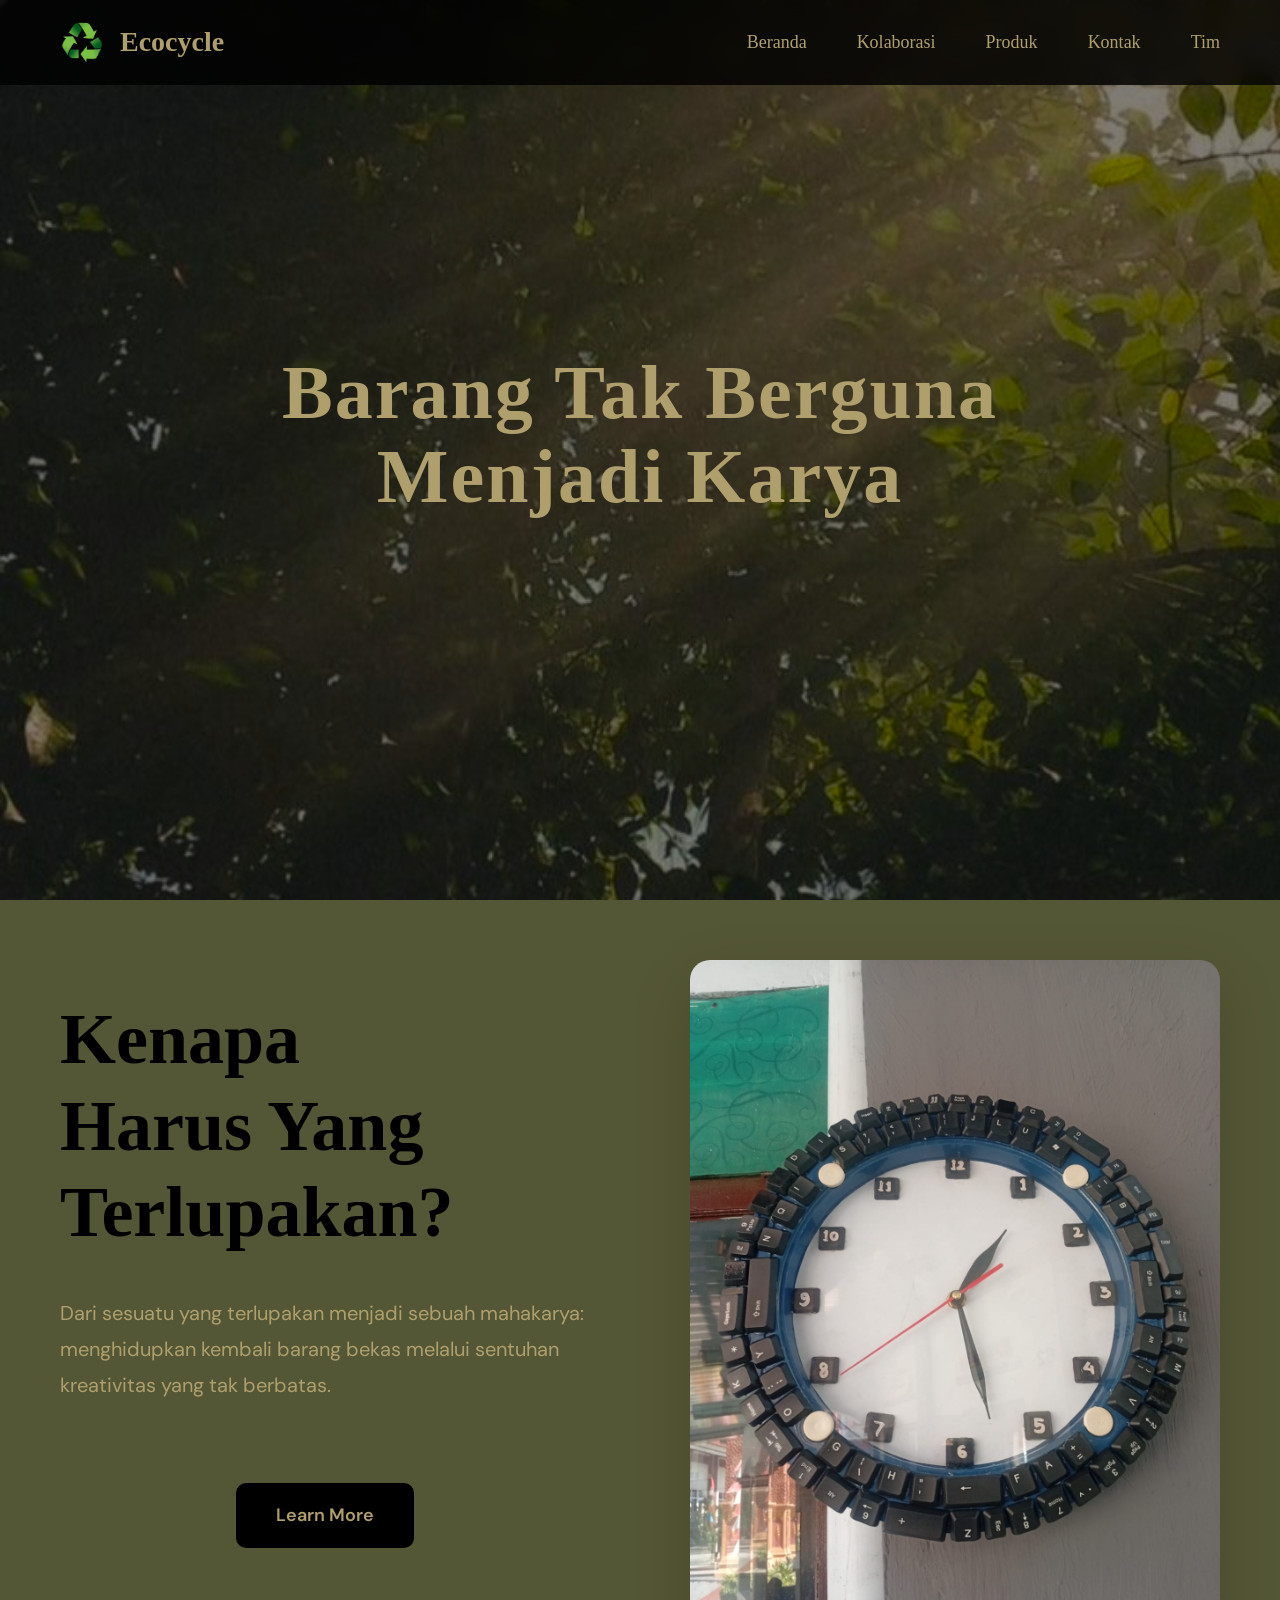
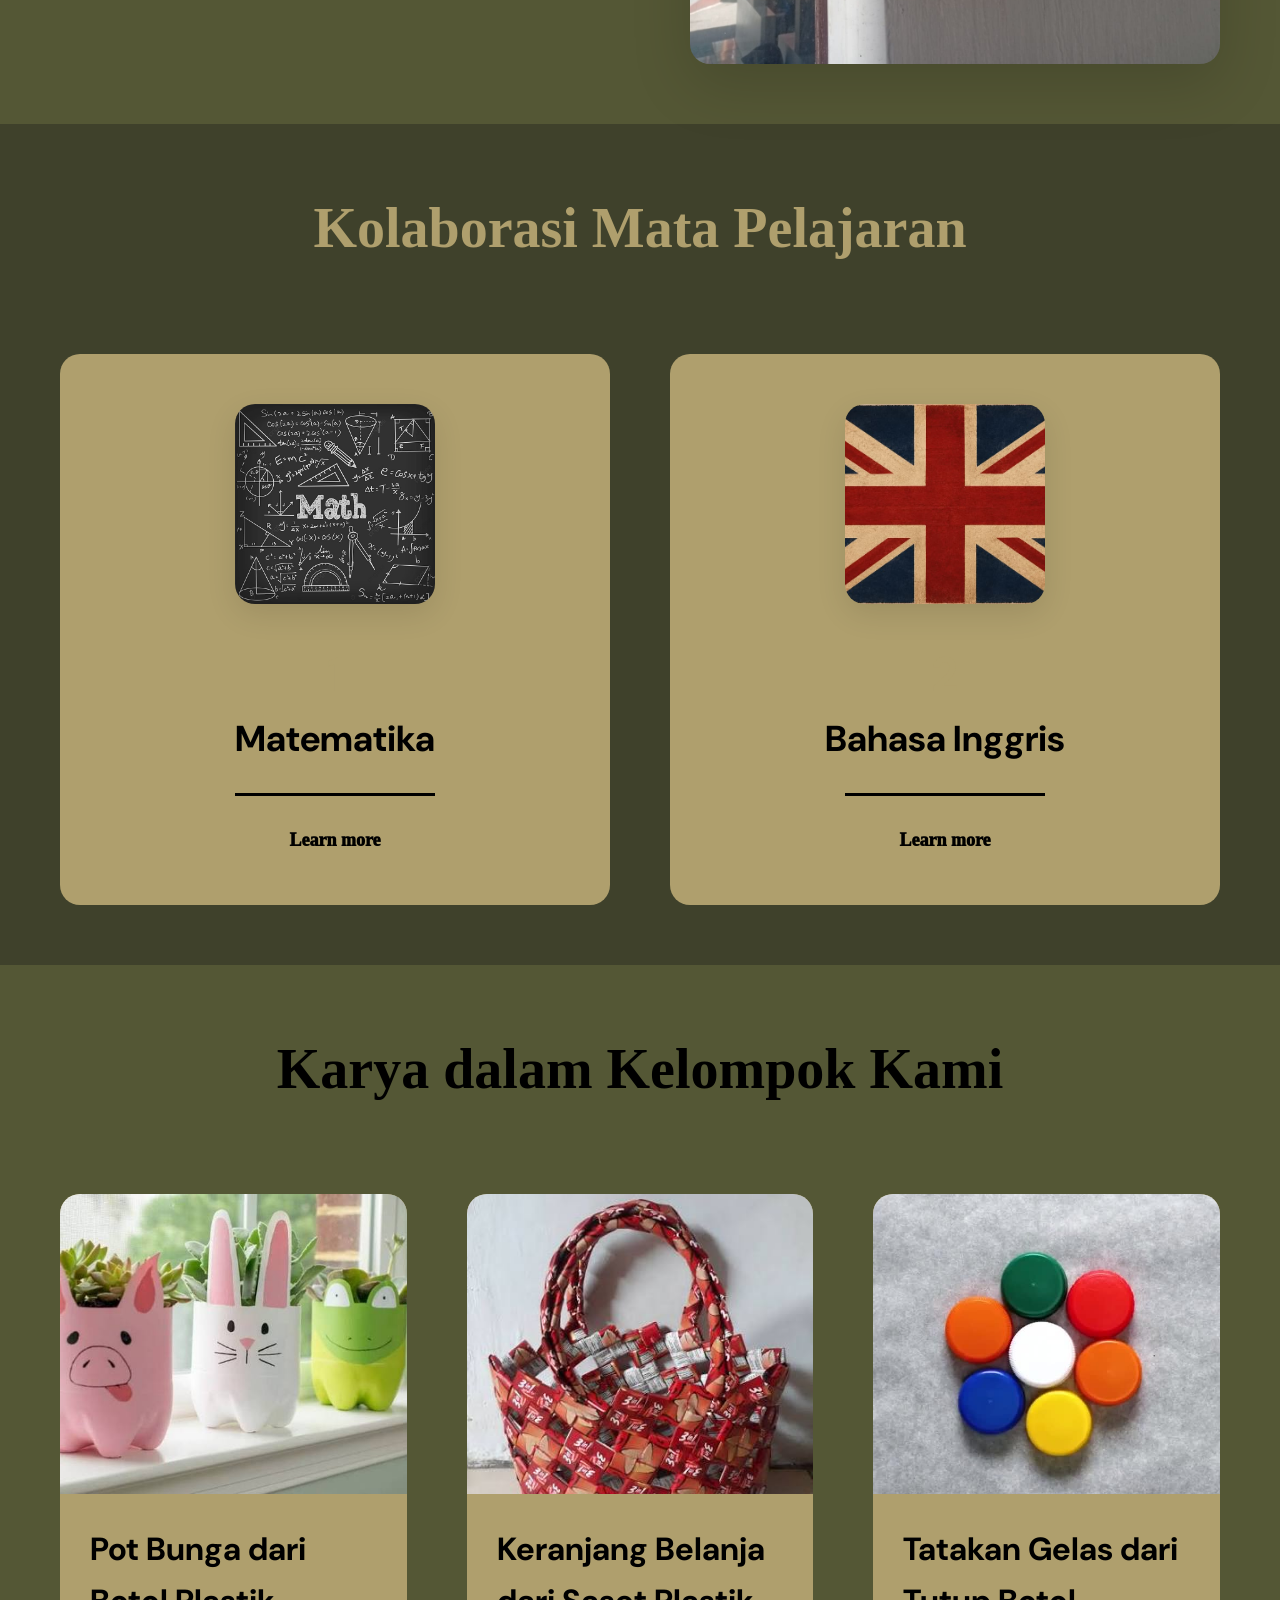
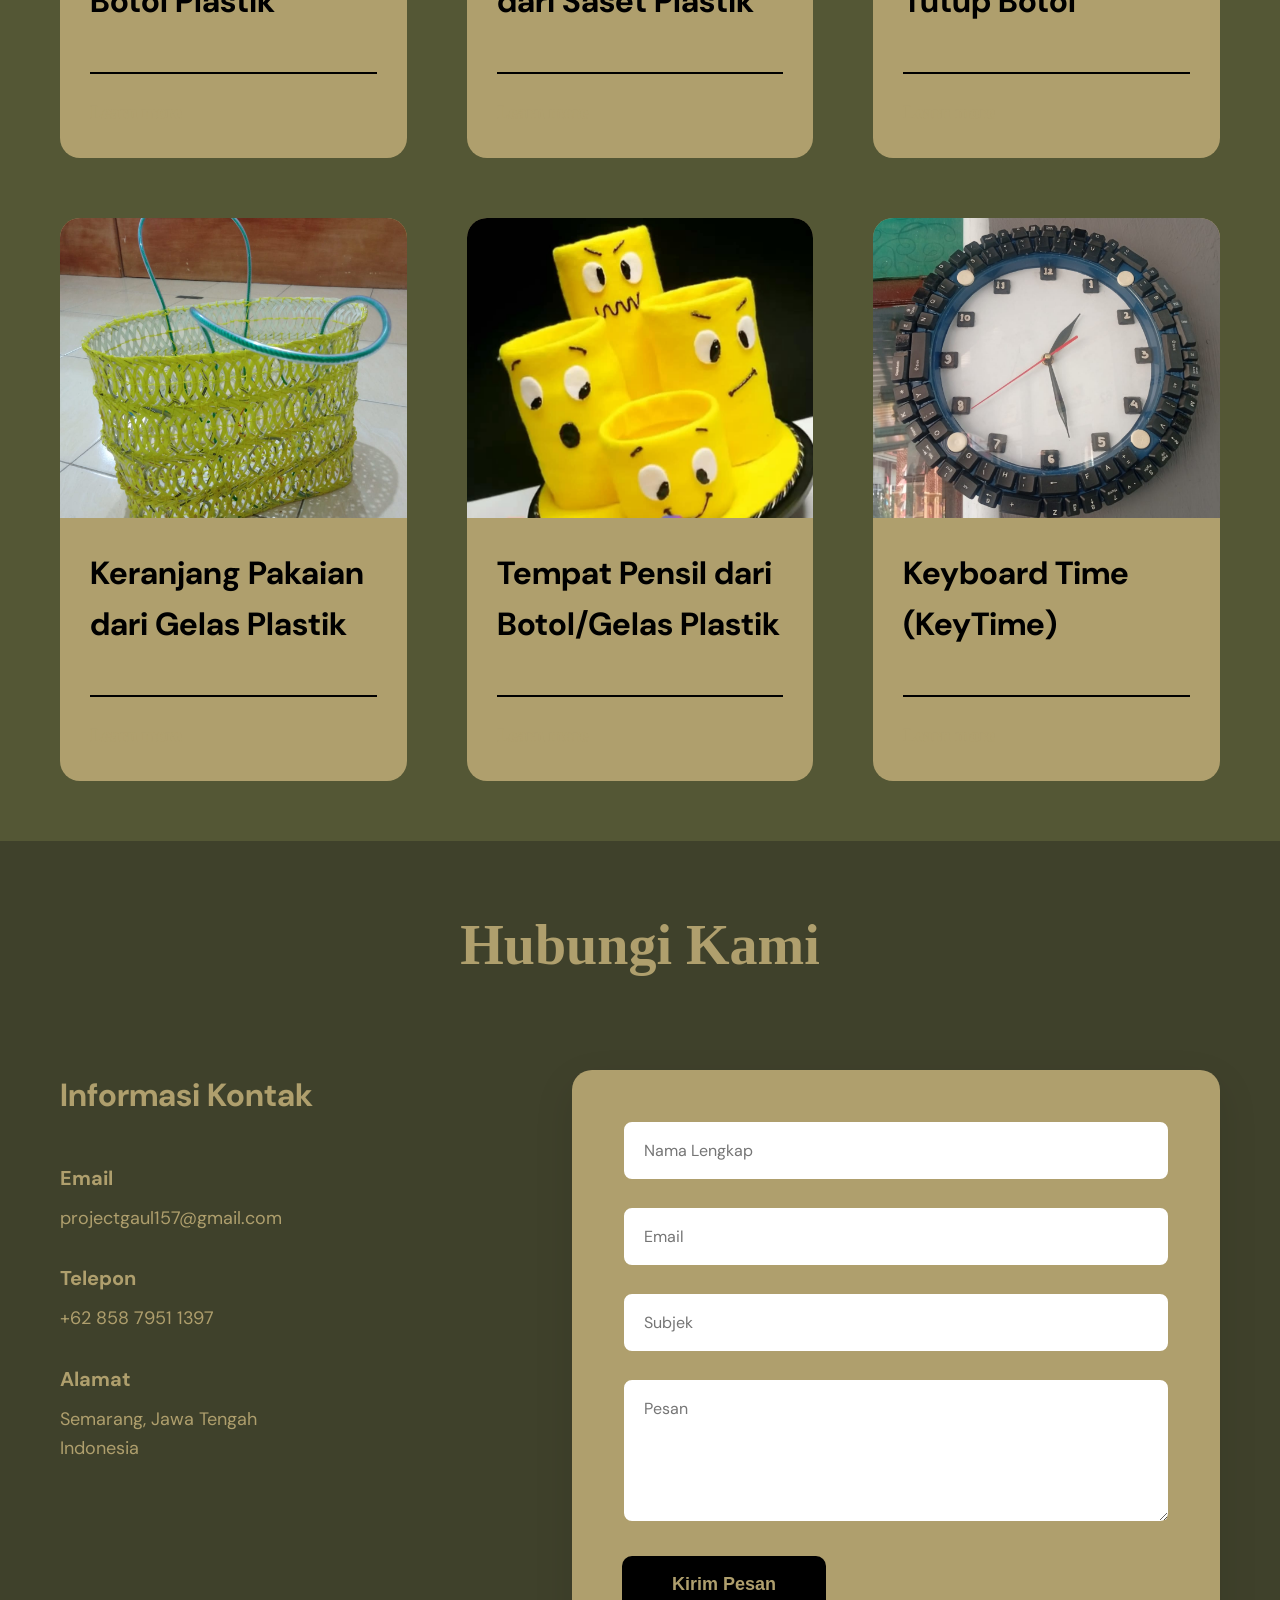
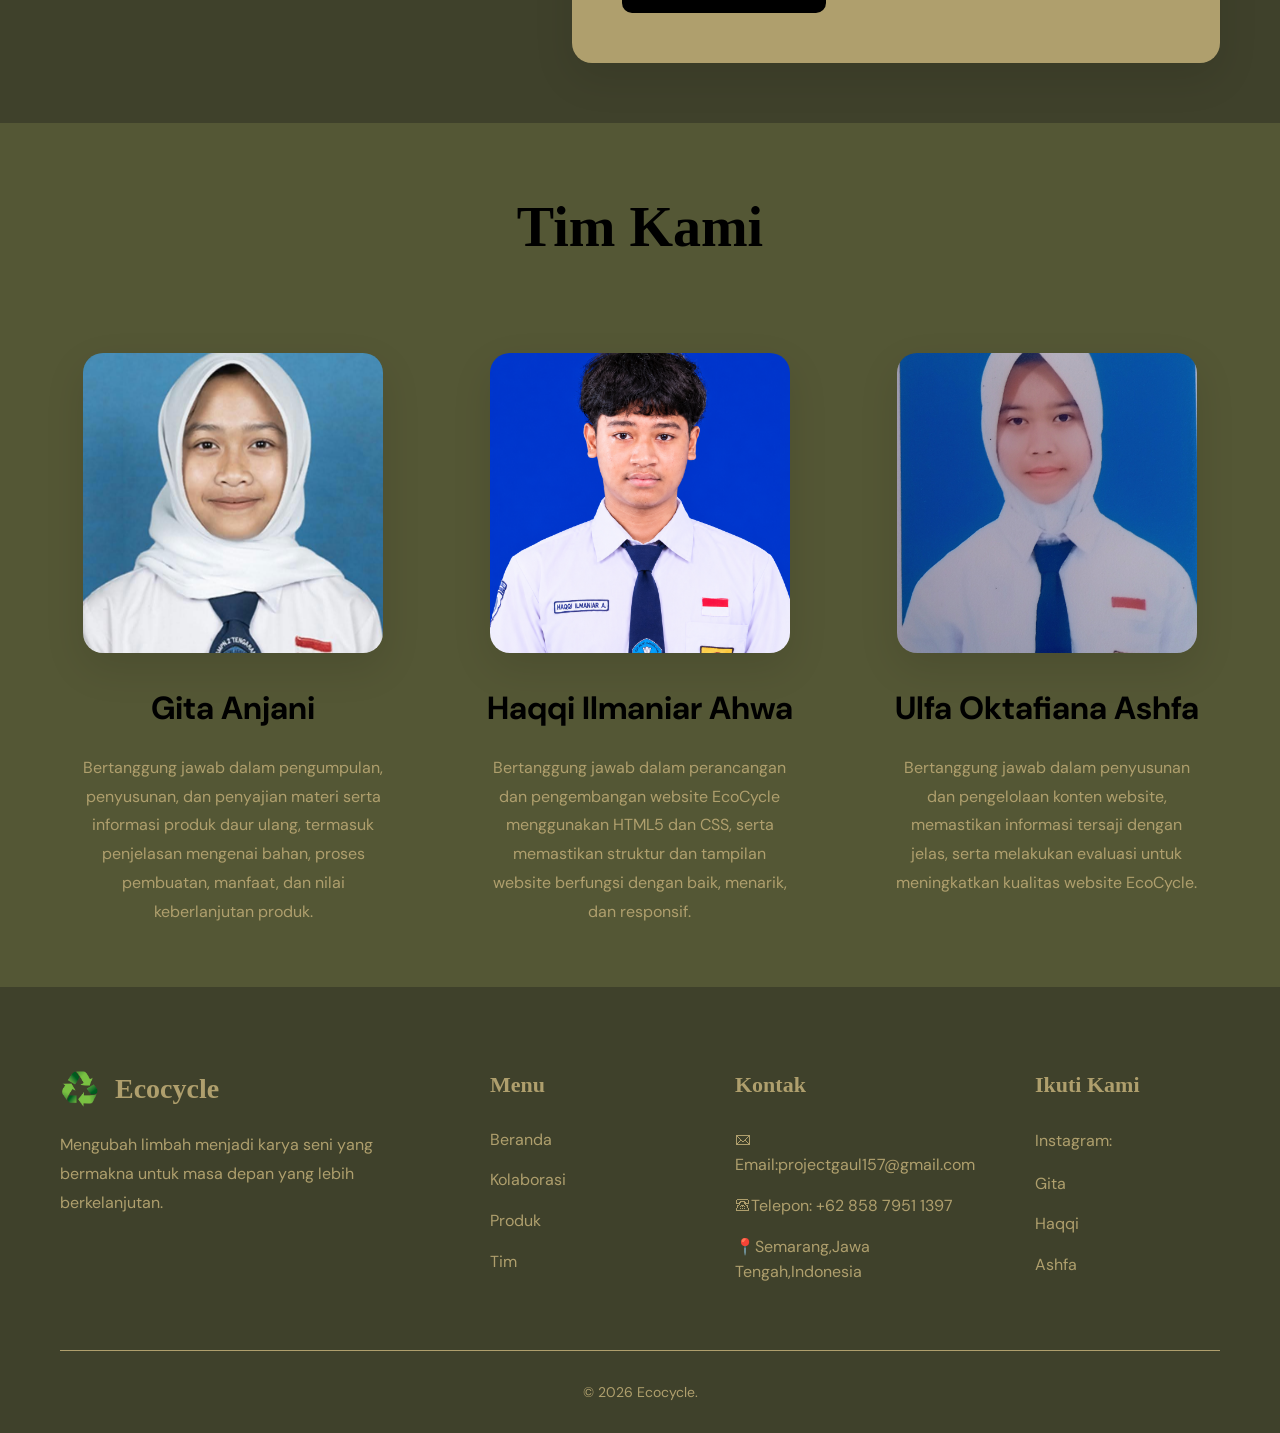
<file: index.html>
<!DOCTYPE html>
<html lang="id">

<head>
  <meta charset="UTF-8">
  <meta name="viewport" content="width=device-width, initial-scale=1.0">
  <title>Ecocycle-Barang Tak Berguna Menjadi Karya</title>
  <link rel="stylesheet" href="style.css">
</head>

<body>
  <!-- Navigation -->
  <nav class="navbar">
    <div class="nav-container">
      <div class="logo">
        <img src="logo.png" alt="Ecocycle Logo">
        <span>Ecocycle</span>
      </div>
      <ul class="nav-menu">
        <li><a href="#beranda">Beranda</a></li>
        <li><a href="#kolaborasi">Kolaborasi</a></li>
        <li><a href="#produk">Produk</a></li>
        <li><a href="#kontak">Kontak</a></li>
        <li><a href="#tim">Tim</a></li>
      </ul>
    </div>
  </nav>

  <!-- Hero Section -->
  <section class="hero" id="beranda">
    <div class="hero-content">
      <h1>Barang Tak Berguna<br>Menjadi Karya</h1>
    </div>
  </section>

  <!-- Why Section -->
  <section class="why-section">
    <div class="container">
      <div class="why-content">
        <div class="why-text">
          <h2>Kenapa<br>Harus Yang<br>Terlupakan?</h2>
          <p>Dari sesuatu yang terlupakan menjadi sebuah mahakarya: menghidupkan kembali barang bekas melalui sentuhan
            kreativitas yang tak berbatas.</p>

            <section class="back-section">
              <div class="container">
                <a href="Selengkapnya.html" class="btn-back">Learn More</a>
              </div>
            </section>
        </div>
        <div class="why-image">
          <img src="Key Time.jpeg" alt="Key Time">
        </div>
      </div>
    </div>
  </section>

  <!-- Collaboration Section -->
  <section class="collaboration-section" id="kolaborasi">
    <div class="container">
      <h2 class="section-title">Kolaborasi Mata Pelajaran</h2>
      <div class="collaboration-grid">
        <div class="collab-card">
          <div class="collab-icon">
            <img src="matematika.jpg" alt="Matematika">
          </div>
          <h3><span class="number">1</span>Matematika</h3>
          <div class="collab-underline"></div>
          <a href="matematika.html" class="learn-more">Learn more</a>
        </div>
        <div class="collab-card">
          <div class="collab-icon">
            <img src="inggris.jpg" alt="Bahasa Inggris">
          </div>
          <h3><span class="number">2</span> Bahasa Inggris<br></h3>
          <div class="collab-underline"></div>
          <a href="bahasa-inggris.html" class="learn-more">Learn more</a>
        </div>
      </div>
    </div>
  </section>

  <!-- Products Section -->
  <section class="products-section" id="produk">
    <div class="container">
      <h2 class="section-title">Karya dalam Kelompok Kami</h2>
      <div class="products-grid">
        <a href="#Pot Bunga dari Botol Plastik" class="product-card">
          <div class="product-image">
            <img src="Pot Bunga dari Botol Plastik.jpeg" alt="Pot Bunga dari Botol Plastik">
          </div>
          <h3>Pot Bunga dari Botol Plastik</h3>
          <div class="product-underline"></div>
          <p class="learn-more">Learn more</p>
        </a>
        <a href="#Keranjang Belanja dari Saset Plastik" class="product-card">
          <div class="product-image">
            <img src="Keranjang Belanja.jpeg" alt="Keranjang Belanja">
          </div>
          <h3>Keranjang Belanja dari Saset Plastik</h3>
          <div class="product-underline"></div>
          <p class="learn-more">Learn more</p>
        </a>
        <a href="#Tatakan Gelas dari Tutup Botol" class="product-card">
          <div class="product-image">
            <img src="Tatakan Gelas.jpeg" alt="Tatakan Gelas dari Tutup Botol">
          </div>
          <h3>Tatakan Gelas dari Tutup Botol</h3>
          <div class="product-underline"></div>
          <p class="learn-more">Learn more</p>
        </a>
        <a href="#Keranjang Pakaian dari Gelas Plastik" class="product-card">
          <div class="product-image">
            <img src="Keranjang Pakaian.jpeg" alt="Keranjang Pakaian dari Gelas Plastik">
          </div>
          <h3>Keranjang Pakaian dari Gelas Plastik</h3>
          <div class="product-underline"></div>
          <p class="learn-more">Learn more</p>
        </a>
        <a href="#Tempat Pensil dari Botol/Gelas Plastik" class="product-card">
          <div class="product-image">
            <img src="Tempat Pensil.jpeg" alt="Tempat Pensil dari Botol/Gelas Plastik">
          </div>
          <h3>Tempat Pensil dari Botol/Gelas Plastik</h3>
          <div class="product-underline"></div>
          <p class="learn-more">Learn more</p>
        </a>
        <a href="#Keyboard Time (KeyTime)" class="product-card">
          <div class="product-image">
            <img src="Key Time.jpeg" alt="Keyboard Time (KeyTime)">
          </div>
          <h3>Keyboard Time (KeyTime)</h3>
          <div class="product-underline"></div>
          <p class="learn-more">Learn more</p>
        </a>
      </div>
    </div>
  </section>

  <!-- Contact Section -->
  <section class="contact-section" id="kontak">
    <div class="container">
      <h2 class="section-title">Hubungi Kami</h2>
      <div class="contact-content">
        <div class="contact-info">
          <h3>Informasi Kontak</h3>
          <div class="info-item">
            <h4>Email</h4>
            <p>projectgaul157@gmail.com</p>
          </div>
          <div class="info-item">
            <h4>Telepon</h4>
            <p>+62 858 7951 1397</p>
          </div>
          <div class="info-item">
            <h4>Alamat</h4>
            <p>Semarang, Jawa Tengah<br>Indonesia</p>
          </div>
        </div>
        <div class="contact-form">
          <form>
            <div class="form-group">
              <input type="text" placeholder="Nama Lengkap" required>
            </div>
            <div class="form-group">
              <input type="email" placeholder="Email" required>
            </div>
            <div class="form-group">
              <input type="text" placeholder="Subjek">
            </div>
            <div class="form-group">
              <textarea placeholder="Pesan" rows="5" required></textarea>
            </div>
            <button type="submit" class="btn-submit">Kirim Pesan</button>
          </form>
        </div>
      </div>
    </div>
  </section>

  <!-- Team Section -->
  <section class="team-section" id="tim">
    <div class="container">
      <h2 class="section-title">Tim Kami</h2>
      <div class="team-grid">
        <div class="team-card">
          <div class="team-image">
            <img src="Gita Anjani.jpeg" alt="Gita Anjani">
          </div>
          <h3>Gita Anjani</h3>
          <p>Bertanggung jawab dalam pengumpulan, penyusunan, dan penyajian materi serta informasi produk daur ulang,
            termasuk penjelasan mengenai bahan, proses pembuatan, manfaat, dan nilai keberlanjutan produk.</p>
        </div>
        <div class="team-card">
          <div class="team-image">
            <img src="Haqqi Ilmaniar Ahwa.png" alt="Haqqi Ilmaniar Ahwa">
          </div>
          <h3>Haqqi Ilmaniar Ahwa</h3>
          <p>Bertanggung jawab dalam perancangan dan pengembangan website EcoCycle menggunakan HTML5 dan CSS, serta
            memastikan struktur dan tampilan website berfungsi dengan baik, menarik, dan responsif.</p>
        </div>
        <div class="team-card">
          <div class="team-image">
            <img src="Ulfa Oktafiana Ashfa.jpeg" alt="Ulfa Oktafiana Ashfa ">
          </div>
          <h3>Ulfa Oktafiana Ashfa</h3>
          <p>Bertanggung jawab dalam penyusunan dan pengelolaan konten website, memastikan informasi tersaji dengan
            jelas, serta melakukan evaluasi untuk meningkatkan kualitas website EcoCycle.</p>
        </div>
      </div>
    </div>
  </section>

  <!-- Footer -->
  <footer class="footer">
    <div class="container">
      <div class="footer-content">
        <div class="footer-section">
          <div class="footer-logo">
            <img src="logo.png" alt="Ecocycle Logo">
            <span>Ecocycle</span>
          </div>
          <p>Mengubah limbah menjadi karya seni yang bermakna untuk masa depan yang lebih berkelanjutan.</p>
        </div>
        <div class="footer-section">
          <h4>Menu</h4>
          <ul>
            <li><a href="#beranda">Beranda</a></li>
            <li><a href="#kolaborasi">Kolaborasi</a></li>
            <li><a href="#produk">Produk</a></li>
            <li><a href="#tim">Tim</a></li>
          </ul>
        </div>
        <div class="footer-section">
          <h4>Kontak</h4>
          <ul>
            <li>🖂Email:projectgaul157@gmail.com</li>
            <li>🕾Telepon: +62 858 7951 1397</li>
            <li>📍Semarang,Jawa Tengah,Indonesia</li>
          </ul>
        </div>
        <div class="footer-section">
          <h4>Ikuti Kami</h4>
          <div class="social-links">
            <p>Instagram:</p>
            <a href="https://www.instagram.com/geetaa4_?vrfl=ZXA2dXBjNnVsb2pp" target="_blank">Gita</a>
            <a href="https://www.instagram.com/haqqi_4?dlrf=MXNpMWIza3p4M3FkeA==" target="_blank">Haqqi</a>
            <a href="https://www.instagram.com/sfa_526?cplk=MWl5bnJ2eGc2ZzUyeg==" target="_blank">Ashfa</a>
          </div>
        </div>
      </div>
      <div class="footer-bottom">
        <p>&copy; 2026 Ecocycle.</p>
      </div>
    </div>
  </footer>
  <!-- 1.Pot Bunga dari Botol Plastik -->
  <div id="Pot Bunga dari Botol Plastik" class="modal-materi">
    <div class="materi-box">
      <a href="#produk Pot Bunga dari Botol Plastik" class="materi-close">&times;</a>
      <img src="Pot Bunga dari Botol Plastik.jpeg" alt="Pot Bunga dari Botol Plastik" width="50%">
      <h2>Pot Bunga dari Botol Plastik</h2>
      <h4>Ulasan produk</h4>
      <p>Pot tanaman estetik dari barang bekas merupakan kreasi daur ulang kreatif yang memanfaatkan potongan botol
        plastik air mineral menjadi wadah menanam yang siap pakai. Dilengkapi dengan lubang drainase di bagian bawah dan
        tali gantungan, produk ini tidak hanya berfungsi sebagai tempat tumbuh tanaman hias atau herba, tetapi juga
        menambah keindahan taman vertikal di rumah. Selain menghemat biaya pembelian pot baru, proyek ini menjadi solusi
        nyata dalam menekan jumlah sampah plastik harian.</p>

      <h4>Alat:</h4>
      <ul>
        <li>Gunting</li>
        <li>Cutter</li>
        <li>Paku</li>
        <li>Kuas</li>
      </ul>

      <h4>Bahan:</h4>
      <ul>
        <li>Botol plastik bekas</li>
        <li>Tanah</li>
        <li>Pupuk</li>
        <li>Tanaman</li>
        <li>Cat</li>
      </ul>

      <h4>Langkah-langkah</h4>
      <ol>
        <li>Siapkan botol plastik bekas, gunting, cat, dan tanah.</li>
        <li>Cuci botol plastik hingga bersih, lalu keringkan.</li>
        <li>Potong bagian atas botol sesuai ukuran yang diinginkan.</li>
        <li>Lubangi bagian bawah botol untuk saluran air.</li>
        <li>Hias pot menggunakan cat atau bahan dekorasi.</li>
        <li>Masukkan tanah dan tanaman ke dalam pot.</li>
      </ol>

      <h4>Estimasi biaya</h4>
      <p><b>Alat:</b></p>
      <ul>
        <li>Kuas: Rp2.000</li>
        <li><b>Total: Rp2.000</b></li>
      </ul>
      <p><b>Bahan:</b></p>
      <ul>
        <li>Botol plastik bekas: Rp0</li>
        <li>Tanah: Rp0</li>
        <li>Tanaman: Rp0</li>
        <li>Cat warna : Rp4.000</li>
        <li><b>Total: Rp4.000</b></li>
      </ul>
      <p><b>Harga jual dan laba:</b></p>
      <ul>
        <li>Alat: Rp2.000</li>
        <li>Bahan: Rp4.000</li>
        <li>Modal: Rp6.000</li>
        <li>Harga: Rp15.000</li>
        <li>Laba: Rp9.000</li>
      </ul>
    </div>
  </div>

  <!-- 2.Keranjang Belanja dari Saset Plastik -->
  <div id="Keranjang Belanja dari Saset Plastik" class="modal-materi">
    <div class="materi-box">
      <a href="#produk Keranjang Belanja dari Saset Plastik" class="materi-close">&times;</a>
      <img src="Keranjang Belanja.jpeg" alt="Keranjang Belanja dari Saset Plastik" width="50%">
      <h2>Keranjang Belanja dari Saset Plastik</h2>

      <h4>Ulasan produk</h4>
      <p>Keranjang belanja ramah lingkungan dari barang bekas merupakan hasil rajutan inovatif yang mengolah kembali
        tumpukan kantong kresek bekas menjadi tas belanja yang kuat dan modis. Dilengkapi dengan pegangan (handle) yang
        nyaman dan anyaman yang tebal, produk ini tidak hanya berfungsi sebagai wadah belanja pengganti kresek sekali
        pakai, tetapi juga memiliki daya tarik visual yang unik. Selain hemat dan awet, produk ini berkontribusi
        langsung dalam mengurangi polusi limbah plastik di lingkungan sekitar.</p>

      <h4>Alat:</h4>
      <ul>
        <li>Gunting</li>
        <li>Penggaris</li>
        <li>Jarum jahit</li>
      </ul>

      <h4>Bahan:</h4>

      <ul>
        <li>Saset plastik bekas</li>
        <li>Benang Nilon</li>
        <li>Karton Tebal</li>
        <li>Tali Nilon</li>
      </ul>

      <h4>Langkah-langkah:</h4>

      <ol>
        <li>Siapkan alat dan bahan seperti Sachet plastik bekas, gunting, jarum, benang nilon, penggaris, dan tali
          pegangan.</li>

        <li>Cuci sachet plastik hingga bersih, kemudian keringkan.</li>

        <li>Potong sachet sesuai ukuran yang diinginkan.</li>

        <li>Lipat plastik menjadi beberapa bagian memanjang.</li>

        <li>Anyam lipatan plastik secara bergantian hingga membentuk alas dan sisi keranjang.</li>

        <li>Jahit setiap bagian anyaman menggunakan jarum dan benang nilon agar kuat.</li>

        <li>Lipat sisi anyaman ke atas, kemudian jahit bagian sudutnya.</li>

        <li>Jahit tali nilon pada kedua sisi keranjang.</li>

        <li>Rapikan sisa plastik dan benang, lalu periksa kekuatan jahitannya.</li>
      </ol>

      <h4>Estimasi biaya</h4>
      <p><b>Alat:</b></p>
      <ul>
        <li>Gunting: Rp0</li>
        <li>Penggaris: Rp0</li>
        <li>Jarum Jahit: Rp3.000</li>
        <li><b>Total: Rp3.000</b></li>
      </ul>
      <p><b>Bahan:</b></p>
      <ul>
        <li>Saset plastik bekas: Rp0</li>
        <li>Benang Nilon: Rp3.000</li>
        <li>Karton Tebal: Rp6.000</li>
        <li>Tali Nilon: Rp5.000</li>
        <li><b>Total: Rp14.000</b></li>
      </ul>
      <p><b>Harga jual dan laba:</b></p>
      <ul>
        <li>Alat: Rp0</li>
        <li>Bahan: Rp14.000</li>
        <li>Modal: Rp17.000</li>
        <li>Harga: Rp30.000</li>
        <li>Laba: Rp13.000</li>
      </ul>
    </div>
  </div>

  <!-- 3.Tatakan Gelas dari Tutup Botol -->
  <div id="Tatakan Gelas dari Tutup Botol" class="modal-materi">
    <div class="materi-box">
      <a href="#produk Tatakan Gelas dari Tutup Botol" class="materi-close">&times;</a>
      <img src="Tatakan Gelas.jpeg" alt="Tatakan Gelas dari Tutup Botol" width="50%">
      <h2>Tatakan Gelas dari Tutup Botol</h2>

      <h4>Ulasan produk</h4>
      <p>Tatakan gelas unik dari barang bekas merupakan kreasi daur ulang yang menyusun dan merekatkan kembali puluhan
        tutup botol plastik bekas menjadi alas cangkir yang fungsional. Dilengkapi dengan lapisan pelindung anti-slip di
        bagian bawahnya, produk ini tidak hanya berfungsi melindungi permukaan meja dari suhu panas atau noda air,
        tetapi juga menghadirkan kesan dekoratif yang penuh warna (colorful). Selain hemat biaya, proyek sederhana ini
        menjadi cara efektif untuk mendaur ulang jenis plastik berukuran kecil yang sering terabaikan.</p>

      <h4>Alat:</h4>
      <ul>
        <li>Gunting</li>
        <li>Lem Tembak</li>
        <li>Penggaris</li>
      </ul>

      <h4>Bahan:</h4>
      <ul>
        <li>Tutup botol plastik bekas</li>
        <li>Lem stik</li>
        <li>Kain Flanel</li>
      </ul>

      <h4>Langkah-langkah:</h4>
      <ol>
        <li>Siapkan alat dan bahan seperti tutup botol bekas, lem tembak, gunting, dan penggaris.</li>

        <li>Cuci bersih botol bekas dengan air hingga bersih dari kotoran, lalu keringkan</li>

        <li>Atur 7–9 tutup botol membentuk lingkaran atau pola yang diinginkan.</li>

        <li>Masukkan lem stik ke alat lem tembak hingga siap digunakan.</li>

        <li>Beri lem pada bagian samping tutup botol, lalu tempelkan satu sama lain.</li>

        <li>Pastikan semua tutup botol sudah menempel dengan kuat.</li>

        <li>Rapikan sisa lem dan pastikan bentuk tatakan sudah rapi.</li>
      </ol>

      <h4>Estimasi biaya</h4>
      <p><b>Alat:</b></p>
      <ul>
        <li>Gunting: Rp0</li>
        <li>Lem Tembak: Rp0</li>
        <li>Penggaris: Rp0</li>
        <li><b>Total: Rp0</b></li>
      </ul>
      <p><b>Bahan:</b></p>
      <ul>
        <li>Tutup botol plastik bekas: Rp0</li>
        <li>Lem stik: Rp2.000</li>
        <li>Kain Flanel: Rp5.000</li>
        <li><b>Total: Rp7.000</b></li>
      </ul>
      <p><b>Harga jual dan laba:</b></p>
      <ul>
        <li>Alat: Rp0</li>
        <li>Bahan: Rp7.000</li>
        <li>Modal: Rp7.000</li>
        <li>Harga: Rp10.000</li>
        <li>Laba: Rp3.000</li>
      </ul>
    </div>
  </div>

  <!-- 4.Keranjang Pakaian dari Gelas Plastik -->
  <div id="Keranjang Pakaian dari Gelas Plastik" class="modal-materi">
    <div class="materi-box">
      <a href="#produk Keranjang Pakaian dari Gelas Plastik" class="materi-close">&times;</a>
      <img src="Keranjang Pakaian.jpeg" alt="Keranjang Pakaian dari Gelas Plastik" width="50%">
      <h2>Keranjang Pakaian dari Gelas Plastik</h2>

      <h4>Ulasan produk</h4>
      <p>Keranjang Pakaian dari Gelas Plastik merupakan salah satu produk kerajinan tangan yang dibuat dengan
        memanfaatkan limbah gelas plastik bekas menjadi barang yang memiliki nilai guna dan nilai jual. Pembuatan
        keranjang ini dilakukan dengan cara membersihkan, menyusun, dan menyatukan gelas plastik menggunakan teknik
        jahit sehingga membentuk keranjang yang dapat digunakan untuk menyimpan pakaian maupun barang lainnya.</p>

      <h4>Alat:</h4>
      <ul>
        <li>Gunting</li>
        <li>Penggaris</li>
        <li>Cutter</li>
        <li>Jarum Jahit</li>
      </ul>

      <h4>Bahan:</h4>
      <ul>
        <li>Gelas Plastik bekas</li>
        <li>Benang Nilon</li>
        <li>Karton Tebal</li>
        <li>Tali Nilon</li>
      </ul>

      <h4>Langkah-langkah:</h4>
      <ol>
        <li>Siapkan alat dan bahan seperti gelas plastik bekas, benang nilon, jarum, dan alat lainnya.</li>

        <li>Cuci gelas plastik hingga bersih, lalu keringkan.</li>

        <li>Potong bagian gelas sesuai bentuk yang dibutuhkan.</li>

        <li>Susun gelas plastik secara melingkar untuk membentuk dasar keranjang.</li>

        <li>Satukan setiap gelas menggunakan jarum dan benang nilon agar tidak mudah lepas.</li>

        <li>Susun dan jahit gelas ke bagian atas hingga membentuk dinding keranjang.</li>

        <li>Pasang karton tebal pada bagian bawah keranjang.</li>

        <li>Buat pegangan menggunakan tali nilon dan jahit pada kedua sisi keranjang.</li>

        <li>Rapikan jahitan dan periksa kekuatan keranjang.</li>
      </ol>

      <h4>Estimasi biaya</h4>
      <p><b>Alat:</b></p>
      <ul>
        <li>Gunting: Rp0</li>
        <li>Penggaris: Rp0</li>
        <li>Cutter: Rp0</li>
        <li>Jarum Jahit: Rp3.000</li>
        <li><b>Total: Rp3.000</b></li>
      </ul>
      <p><b>Bahan:</b></p>
      <ul>
        <li>Gelas Plastik bekas: Rp0</li>
        <li>Benang Nilon: Rp3.000</li>
        <li>Karton Tebal: Rp6.000</li>
        <li>Tali Nilon: Rp5.000</li>
        <li><b>Total: Rp14.000</b></li>
      </ul>
      <p><b>Harga jual dan laba:</b></p>
      <ul>
        <li>Alat: Rp3.000</li>
        <li>Bahan: Rp14.000</li>
        <li>Modal: Rp17.000</li>
        <li>Harga: Rp35.000</li>
        <li>Laba: Rp18.000</li>
      </ul>
    </div>
  </div>

  <!-- 5.Tempat Pensil dari Botol/Gelas Plastik -->
  <div id="Tempat Pensil dari Botol/Gelas Plastik" class="modal-materi">
    <div class="materi-box">
      <a href="#produk Tempat Pensil dari Botol/Gelas Plastik" class="materi-close">&times;</a>
      <img src="Tempat Pensil.jpeg" alt="Tempat Pensil dari Botol/Gelas Plastik" width="50%">
      <h2>Tempat Pensil dari Botol/Gelas Plastik</h2>

      <h4>Ulasan produk</h4>
      <p>Tempat pensil meja dari barang bekas merupakan kreasi daur ulang yang menghias kembali kaleng bekas makanan
        atau minuman menggunakan lilitan tali rami atau kain flanel. Dilengkapi dengan beberapa sekat di bagian
        dalamnya, produk ini tidak hanya berfungsi merapikan alat tulis agar meja belajar atau meja kerja tetap teratur,
        tetapi juga menambah estetika ruang kerja bergaya minimalis atau rustic. Selain bebas biaya, proyek ini menjadi
        alternatif edukatif untuk mengurangi limbah kaleng rumah tangga.</p>

      <h4>Alat:</h4>
      <ul>
        <li>Gunting</li>
        <li>Penggaris</li>
        <li>Cutter</li>
        <li>Lem Tembak</li>
      </ul>

      <h4>Bahan:</h4>
      <ul>
        <li>Botol atau gelas plastik bekas</li>
        <li>Lem stik</li>
        <li>Kain Perca atau kertas kado</li>
        <li>Pita hias</li>
      </ul>

      <h4>Langkah-langkah:</h4>
      <ol>
        <li>Siapkan alat dan bahan seperti botol atau gelas plastik bekas, gunting, cutter, penggaris, lem tembak, dan
          bahan hias.</li>

        <li>Cuci botol atau gelas plastik hingga bersih, kemudian keringkan.</li>

        <li>Gunakan penggaris untuk menentukan tinggi tempat pensil sesuai keinginan.</li>

        <li>Potong bagian atas botol atau gelas plastik sesuai ukuran yang telah ditentukan.</li>

        <li>Rapikan bagian tepi agar tidak tajam.</li>

        <li>Tempelkan kertas warna, pita, atau kain flanel menggunakan lem tembak.</li>

        <li>Periksa kembali hiasan dan pastikan semua bagian sudah menempel dengan kuat.</li>
      </ol>

      <h4>Estimasi biaya</h4>
      <p><b>Alat:</b></p>
      <ul>
        <li>Gunting: Rp0</li>
        <li>Penggaris: Rp0</li>
        <li>Cutter: Rp0</li>
        <li>Lem Tembak: Rp0</li>
        <li><b>Total: Rp0</b></li>
      </ul>
      <p><b>Bahan:</b></p>
      <ul>
        <li>Botol atau gelas plastik bekas: Rp0</li>
        <li>Lem stik: Rp2.000</li>
        <li>Kain Perca atau kertas kado: Rp5.000</li>
        <li>Pita hias: Rp3.000</li>
        <li><b>Total: Rp10.000</b></li>
      </ul>
      <p><b>Harga jual dan laba:</b></p>
      <ul>
        <li>Alat: Rp0</li>
        <li>Bahan: Rp10.000</li>
        <li>Modal: Rp10.000</li>
        <li>Harga jual: Rp15.000</li>
        <li>Laba: Rp5.000</li>
      </ul>
    </div>
  </div>

  <!-- 6.Keyboard Time (KeyTime) -->
  <div id="Keyboard Time (KeyTime)" class="modal-materi">
    <div class="materi-box">
      <a href="#produk Keyboard Time (KeyTime)" class="materi-close">&times;</a>
      <img src="Key Time.jpeg" alt="Keyboard Time (KeyTime)" width="50%">
      <h2>Keyboard Time (KeyTime)</h2>

      <h4>Ulasan produk</h4>
      <p>Jam dinding KeyTime menawarkan desain minimalis bernuansa teknologi (geeky) yang unik dan sangat cocok untuk
        dekorasi laboratorium komputer. Produk ini berfungsi secara akurat menggunakan mesin analog yang perputaran
        jarumnya telah disesuaikan agar tidak tersangkut pada ketebalan tombol keyboard. Selain fungsional, proyek ini
        bernilai tinggi karena mendaur ulang limbah keras (e-waste) lab PPLG menjadi barang estetis yang ramah
        lingkungan. Dengan modal pembuatan yang minim, jam ini memiliki peluang pasar yang besar dan kompetitif untuk
        dijual kembali. Rekomendasi harga jual yang ideal adalah Rp 45.000 hingga Rp 55.000 per unit untuk mendapatkan
        keuntungan optimal dari nilai kreativitasnya.</p>

      <h4>Alat:</h4>
      <ul>
        <li>Gunting</li>
        <li>Tang</li>
        <li>Obeng</li>
        <li>Pensil</li>
        <li>Penggaris</li>
        <li>Lem Tembak</li>
      </ul>

      <h4>Bahan:</h4>
      <ul>
        <li>Karton</li>
        <li>Spidol Putih </li>
        <li>Spidol Hitam</li>
        <li>Lem Stik</li>
        <li>Mesin Jam</li>
        <li>Keyboard</li>
        <li>Isolasi bolak-balik (Double tape)</li>
      </ul>

      <h4>Langkah-langkah:</h4>
      <ol>
        <li>Siapkan alat dan bahan seperti Jam,Keyboard,Pensil,Spidol dan lainnya.</li>

        <li>Lepaskan seluruh tombol keyboard dari wadahnya menggunakan obeng atau tang, lalu copot mesin jam yang lama.
        </li>

        <li>Potong karton menjadi bentuk lingkaran penuh menggunakan pensil, penggaris, dan gunting untuk menutupi
          bagian tengah jam</li>

        <li>Warnai seluruh tombol keyboard dengan spidol hitam, lalu setelah kering, timpa bagian huruf/angka
          menggunakan spidol putih agar kontras.</li>

        <li>Lubangi bagian tengah karton, lalu pasang mesin jam baru beserta jarum-jarumnya.</li>

        <li>Tempelkan tombol angka 1 sampai 12 di lingkaran dalam menggunakan lem bakar atau isolasi bolak-balik.</li>

        <li>Tempelkan sisa tombol karakter keyboard lainnya secara melingkar rapat di bagian pinggiran karton.</li>
      </ol>

      <h4>Estimasi biaya</h4>
      <p><b>Alat:</b></p>
      <ul>
        <li>Gunting: Rp0</li>
        <li>Tang: Rp0</li>
        <li>Obeng: Rp0</li>
        <li>Pensil: Rp0</li>
        <li>Penggaris: Rp0</li>
        <li>Lem Tembak: Rp0</li>
        <li><b>Total: Rp0</b></li>
      </ul>
      <p><b>Bahan:</b></p>
      <ul>
        <li>Karton: Rp3.000</li>
        <li>Spidol Putih: Rp18.000</li>
        <li>Spidol Hitam: Rp3.000</li>
        <li>Lem Stik: Rp2.000</li>
        <li>Mesin Jam: Rp20.000</li>
        <li>Keyboard: Rp0</li>
        <li>Isolasi bolak-balik (Double tape): Rp0</li>
        <li><b>Total: Rp46.000</b></li>
      </ul>
      <p><b>Harga jual dan laba:</b></p>
      <ul>
        <li>Alat: Rp0</li>
        <li>Bahan: Rp46.000</li>
        <li>Modal: Rp46.000</li>
        <li>Harga jual: Rp50.000</li>
        <li>Laba: Rp4.000</li>
      </ul>
    </div>
  </div>
</body>

</html>
</file>
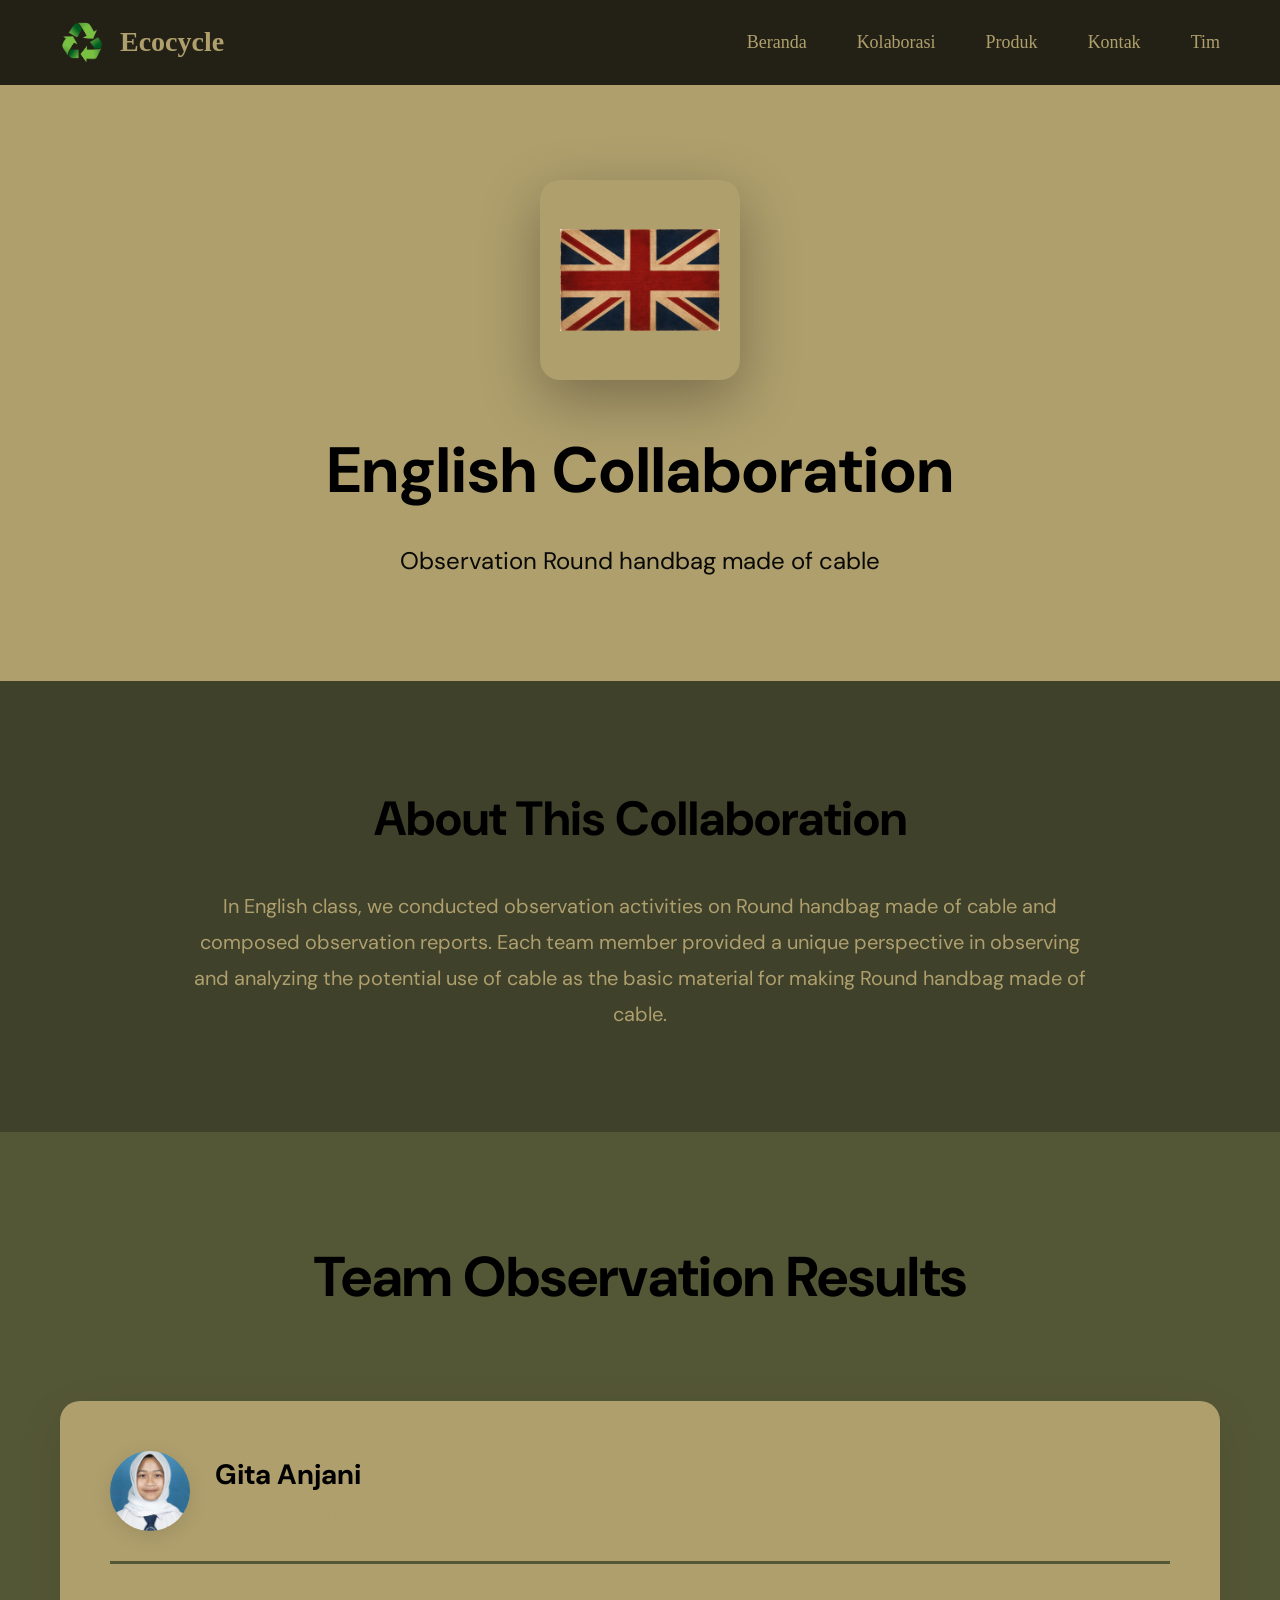
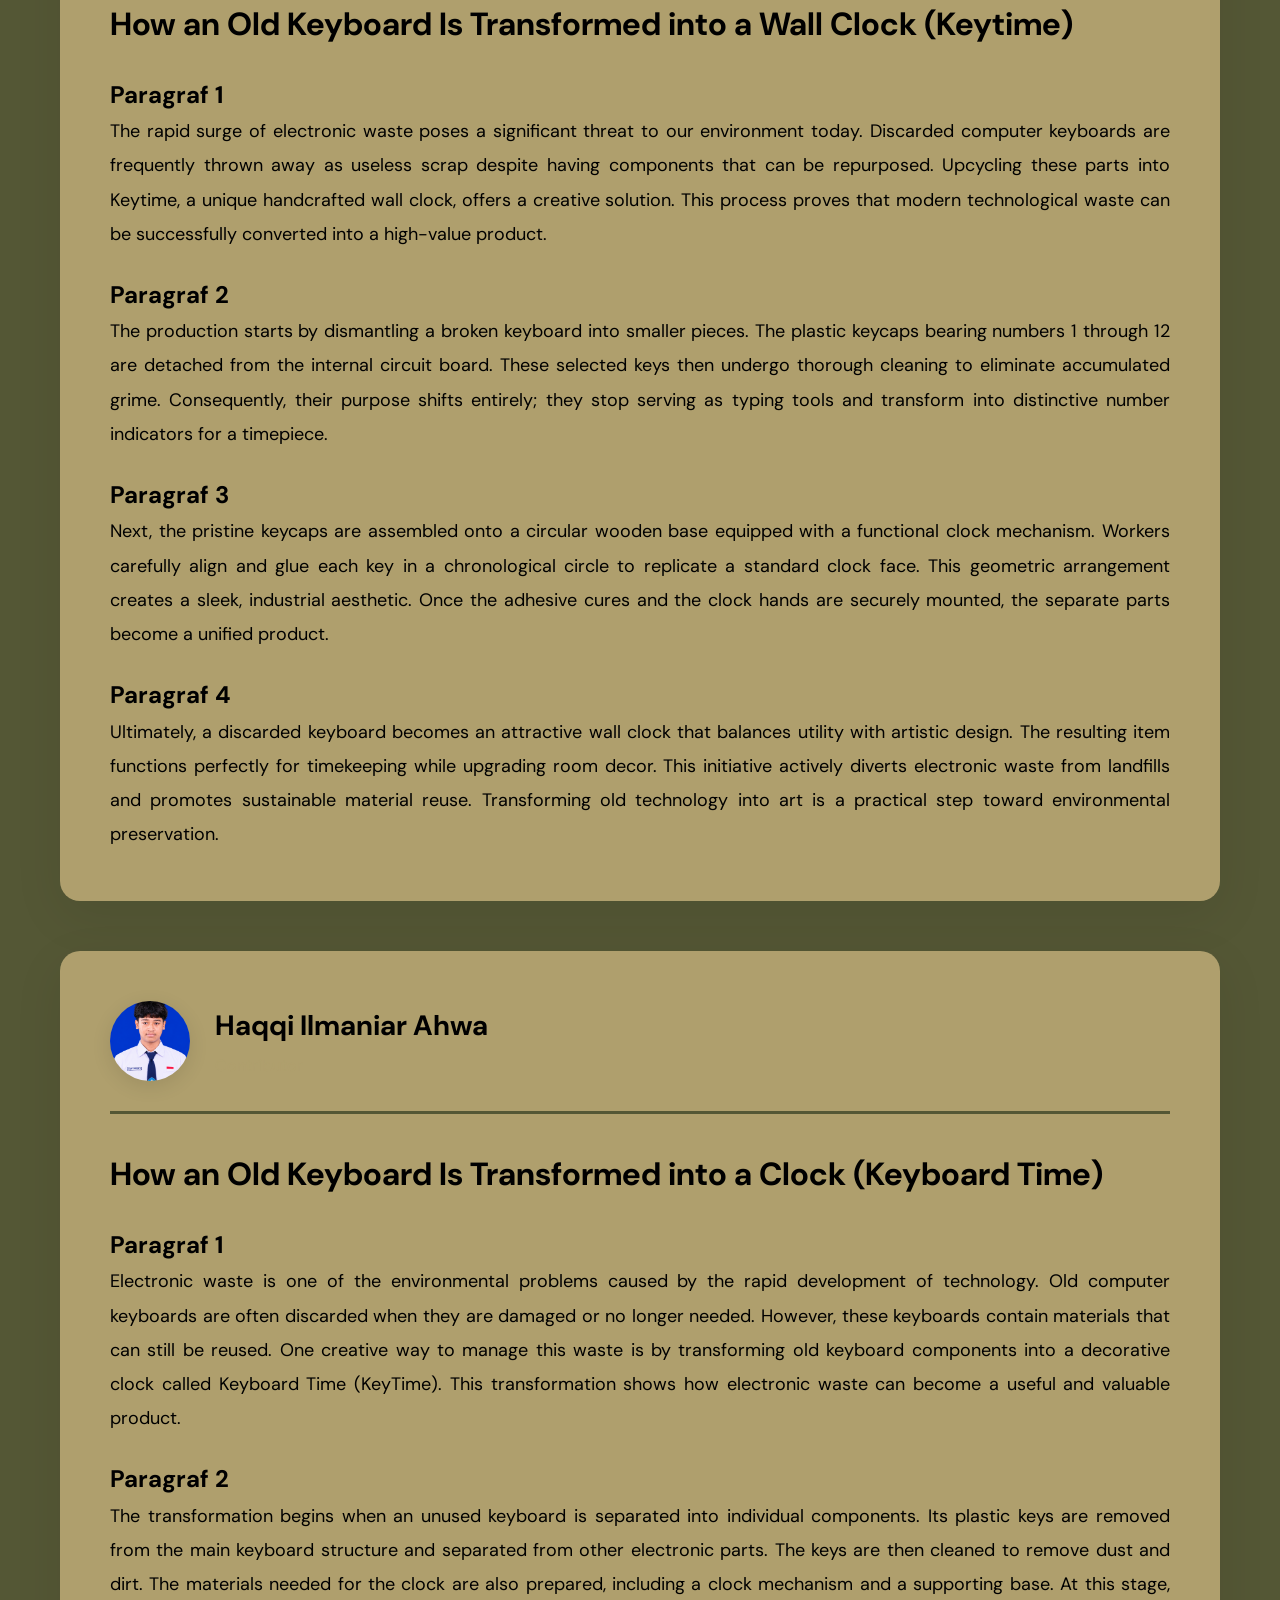
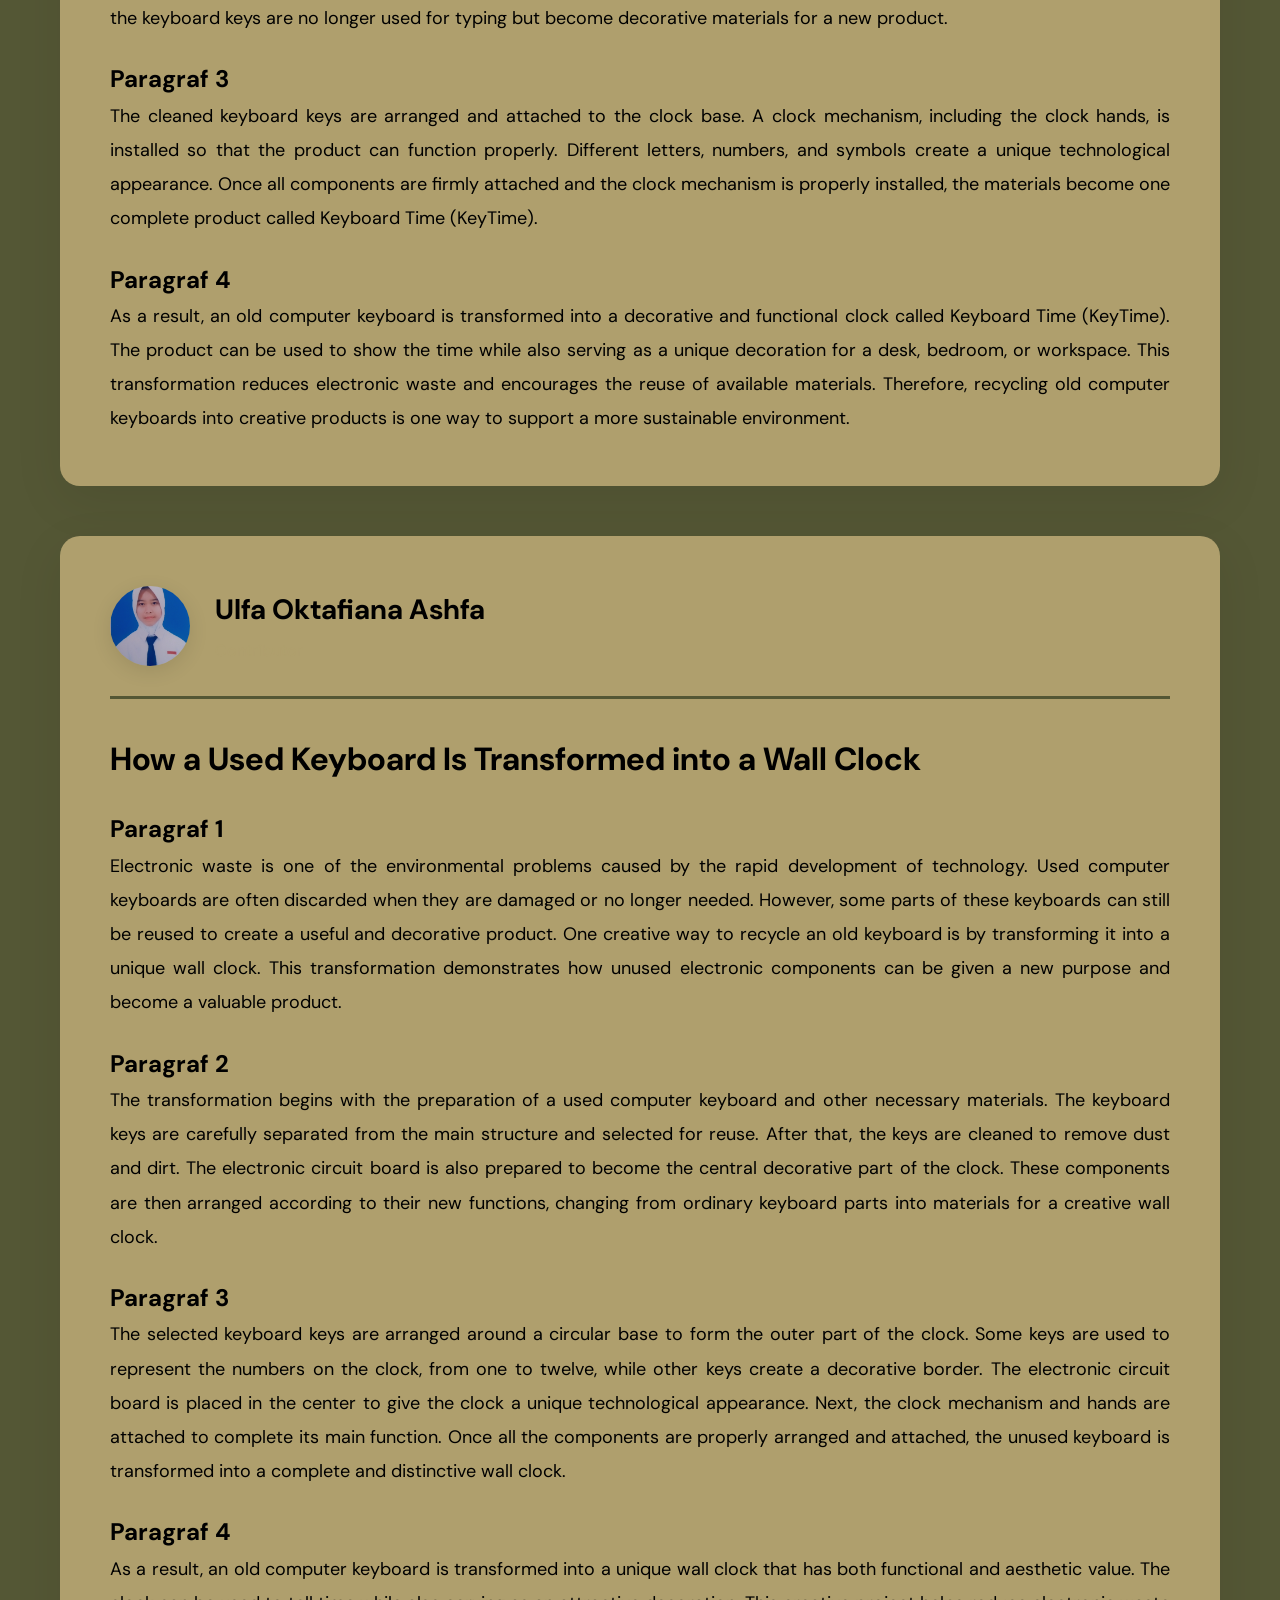
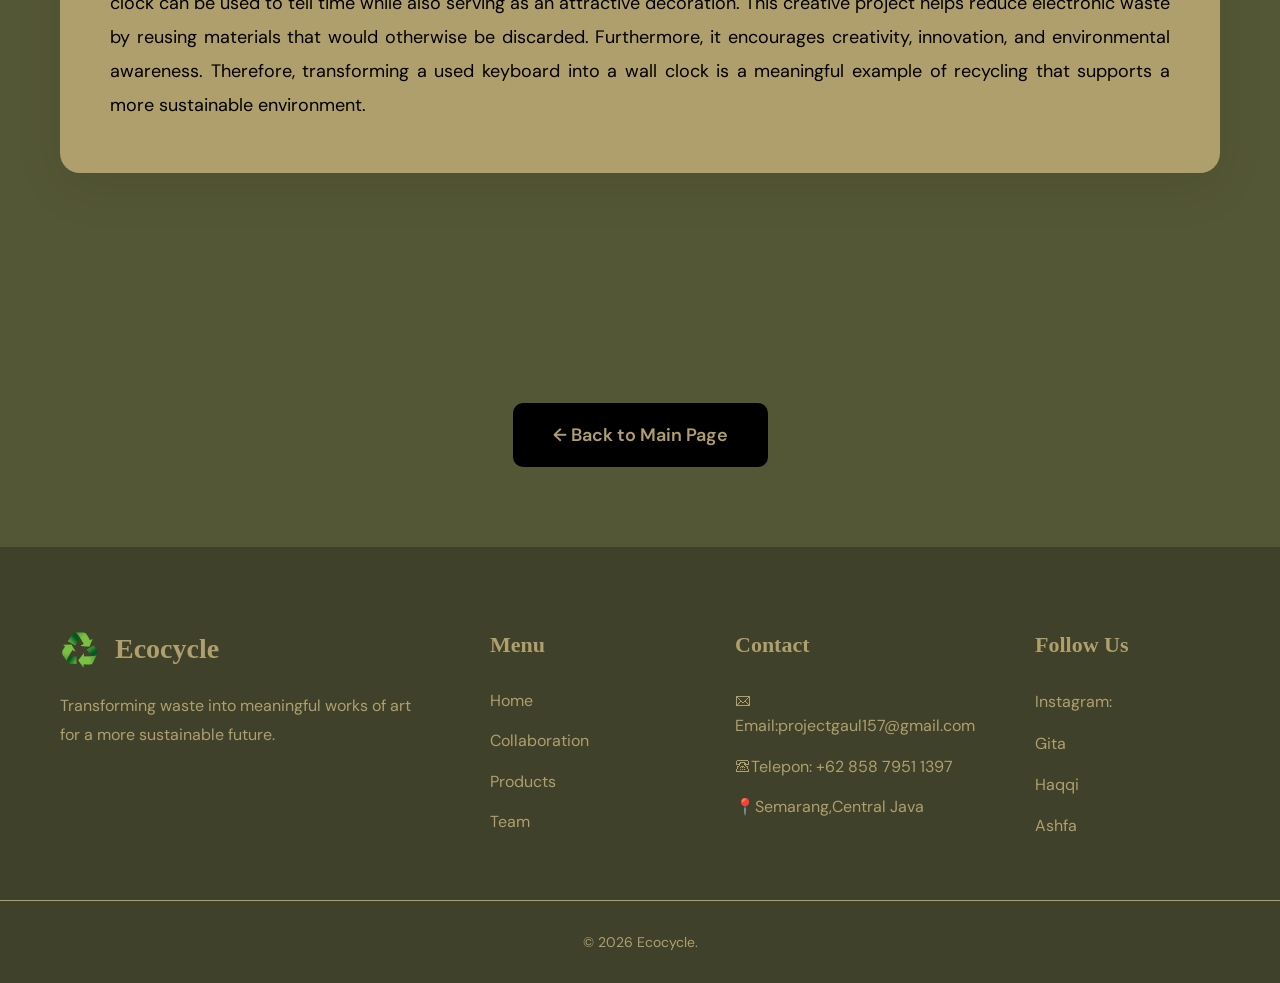
<file: bahasa-inggris.html>
<!DOCTYPE html>
<lang="id">

    <head>
        <meta charset="UTF-8">
        <meta name="viewport" content="width=device-width, initial-scale=1.0">
        <title>English Collaboration</title>
        <link rel="stylesheet" href="style.css">
        <link rel="stylesheet" href="kolabirasi.css">
    </head>

    <body>
        <!-- Navigation -->
        <nav class="navbar">
            <div class="nav-container">
                <div class="logo">
                    <img src="logo.png" alt="Ecocycle Logo">
                    <span>Ecocycle</span>
                </div>
                <ul class="nav-menu">
                    <li><a href="index.html#beranda" target="_self">Beranda</a></li>
                    <li><a href="index.html#kolaborasi" target="_self">Kolaborasi</a></li>
                    <li><a href="index.html#produk" target="_self">Produk</a></li>
                    <li><a href="index.html#kontak" target="_self">Kontak</a></li>
                    <li><a href="index.html#tim" target="_self">Tim</a></li>
                </ul>
            </div>
        </nav>


        <!-- Hero Section -->
        <section class="page-hero">
            <div class="container">
                <div class="hero-content-page">
                    <div class="icon-large">
                        <img src="inggris.jpg" alt="English Language">
                    </div>
                    <h1>English Collaboration</h1>
                    <p class="subtitle">Observation Round handbag made of cable </p>
                </div>
            </div>
        </section>

        <!-- Introduction Section -->
        <section class="intro-section">
            <div class="container">
                <div class="intro-content">
                    <h2>About This Collaboration</h2>
                    <p>In English class, we conducted observation activities on Round handbag made of cable and composed
                        observation reports. Each team member provided a unique perspective in observing and analyzing
                        the potential use of cable as the basic material for making Round handbag made of cable.</p>
                </div>
            </div>
        </section>

        <!-- Observations Section -->
        <section class="observations-section">
            <div class="container">
                <h2 class="section-title-page">Team Observation Results</h2>

                <!-- Observation 1: Gita Anjani -->
                <div class="observation-card">
                    <div class="observation-header">
                        <div class="author-info">
                            <img src="Gita Anjani.jpeg" alt="Gita Anjani">
                            <div>
                                <h3>Gita Anjani</h3>
                                <p class="role">Observer & Analyst</p>
                            </div>
                        </div>
                    </div>
                    <div class="observation-content">
                        <h4>How an Old Keyboard Is Transformed into a Wall Clock (Keytime)</h4>

                        <h2>Paragraf 1</h2>

                        <p>The rapid surge of electronic waste poses a significant threat to our environment today.
                            Discarded computer keyboards are frequently thrown away as useless scrap despite having
                            components that can be repurposed. Upcycling these parts into Keytime, a unique handcrafted
                            wall clock, offers a creative solution. This process proves that modern technological waste
                            can be successfully converted into a high-value product.</p>

                        <h2>Paragraf 2</h2>

                        <p>The production starts by dismantling a broken keyboard into smaller pieces. The plastic
                            keycaps bearing numbers 1 through 12 are detached from the internal circuit board. These
                            selected keys then undergo thorough cleaning to eliminate accumulated grime. Consequently,
                            their purpose shifts entirely; they stop serving as typing tools and transform into
                            distinctive number indicators for a timepiece.</p>

                        <h2>Paragraf 3</h2>

                        <p>Next, the pristine keycaps are assembled onto a circular wooden base equipped with a
                            functional clock mechanism. Workers carefully align and glue each key in a chronological
                            circle to replicate a standard clock face. This geometric arrangement creates a sleek,
                            industrial aesthetic. Once the adhesive cures and the clock hands are securely mounted, the
                            separate parts become a unified product.</p>

                        <h2>Paragraf 4</h2>

                        <p>Ultimately, a discarded keyboard becomes an attractive wall clock that balances utility with
                            artistic design. The resulting item functions perfectly for timekeeping while upgrading room
                            decor. This initiative actively diverts electronic waste from landfills and promotes
                            sustainable material reuse. Transforming old technology into art is a practical step toward
                            environmental preservation.</p>
                    </div>
                </div>

                <!-- Observation 2: Haqqi Ilmaniar A. -->
                <div class="observation-card">
                    <div class="observation-header">
                        <div class="author-info">
                            <img src="Haqqi Ilmaniar Ahwa.png" alt="Haqqi Ilmaniar Ahwa">
                            <div>
                                <h3>Haqqi Ilmaniar Ahwa</h3>
                                <p class="role">Contributor</p>
                            </div>
                        </div>
                    </div>
                    <div class="observation-content">
                        <h4>How an Old Keyboard Is Transformed into a Clock (Keyboard Time)</h4>

                        <h2>Paragraf 1</h2>

                        <p>Electronic waste is one of the environmental problems caused by the rapid development of
                            technology. Old computer keyboards are often discarded when they are damaged or no longer
                            needed. However, these keyboards contain materials that can still be reused. One creative
                            way to manage this waste is by transforming old keyboard components into a decorative clock
                            called Keyboard Time (KeyTime). This transformation shows how electronic waste can become a
                            useful and valuable product.</p>

                        <h2>Paragraf 2</h2>

                        <p>The transformation begins when an unused keyboard is separated into individual components.
                            Its plastic keys are removed from the main keyboard structure and separated from other
                            electronic parts. The keys are then cleaned to remove dust and dirt. The materials needed
                            for the clock are also prepared, including a clock mechanism and a supporting base. At this
                            stage, the keyboard keys are no longer used for typing but become decorative materials for a
                            new product.</p>

                        <h2>Paragraf 3</h2>

                        <p>The cleaned keyboard keys are arranged and attached to the clock base. A clock mechanism,
                            including the clock hands, is installed so that the product can function properly. Different
                            letters, numbers, and symbols create a unique technological appearance. Once all components
                            are firmly attached and the clock mechanism is properly installed, the materials become one
                            complete product called Keyboard Time (KeyTime).
                        </p>

                        <h2>Paragraf 4</h2>

                        <p>As a result, an old computer keyboard is transformed into a decorative and functional clock
                            called Keyboard Time (KeyTime). The product can be used to show the time while also serving
                            as a unique decoration for a desk, bedroom, or workspace. This transformation reduces
                            electronic waste and encourages the reuse of available materials. Therefore, recycling old
                            computer keyboards into creative products is one way to support a more sustainable
                            environment.</p>
                    </div>
                </div>

                <!-- Observation 3: Ulfa Oktafiana A. -->
                <div class="observation-card">
                    <div class="observation-header">
                        <div class="author-info">
                            <img src="Ulfa Oktafiana Ashfa.jpeg" alt="Ulfa Oktafiana Ashfa ">
                            <div>
                                <h3>Ulfa Oktafiana Ashfa </h3>
                                <p class="role">Contributor</p>
                            </div>
                        </div>
                    </div>
                    <div class="observation-content">
                        <h4>How a Used Keyboard Is Transformed into a Wall Clock</h4>

                        <h2>Paragraf 1</h2>

                        <p>Electronic waste is one of the environmental problems caused by the rapid development of
                            technology. Used computer keyboards are often discarded when they are damaged or no longer
                            needed. However, some parts of these keyboards can still be reused to create a useful and
                            decorative product. One creative way to recycle an old keyboard is by transforming it into a
                            unique wall clock. This transformation demonstrates how unused electronic components can be
                            given a new purpose and become a valuable product.</p>

                        <h2>Paragraf 2</h2>

                        <p>The transformation begins with the preparation of a used computer keyboard and other
                            necessary materials. The keyboard keys are carefully separated from the main structure and
                            selected for reuse. After that, the keys are cleaned to remove dust and dirt. The electronic
                            circuit board is also prepared to become the central decorative part of the clock. These
                            components are then arranged according to their new functions, changing from ordinary
                            keyboard parts into materials for a creative wall clock.</p>

                        <h2>Paragraf 3</h2>

                        <p>The selected keyboard keys are arranged around a circular base to form the outer part of the
                            clock. Some keys are used to represent the numbers on the clock, from one to twelve, while
                            other keys create a decorative border. The electronic circuit board is placed in the center
                            to give the clock a unique technological appearance. Next, the clock mechanism and hands are
                            attached to complete its main function. Once all the components are properly arranged and
                            attached, the unused keyboard is transformed into a complete and distinctive wall clock.</p>

                        <h2>Paragraf 4</h2>

                        <p>As a result, an old computer keyboard is transformed into a unique wall clock that has both
                            functional and aesthetic value. The clock can be used to tell time while also serving as an
                            attractive decoration. This creative project helps reduce electronic waste by reusing
                            materials that would otherwise be discarded. Furthermore, it encourages creativity,
                            innovation, and environmental awareness. Therefore, transforming a used keyboard into a wall
                            clock is a meaningful example of recycling that supports a more sustainable environment.</p>
                    </div>
                </div>
            </div>
        </section>

        <!-- Back Button -->
        <section class="back-section">
            <div class="container">
                <a href="index.html#kolaborasi" class="btn-back">← Back to Main Page</a>
            </div>
        </section>

        <!-- Footer -->
        <footer class="footer">
            <div class="container">
                <div class="footer-content">
                    <div class="footer-section">
                        <div class="footer-logo">
                            <img src="logo.png" alt="Ecocycle Logo">
                            <span>Ecocycle</span>
                        </div>
                        <p>Transforming waste into meaningful works of art for a more sustainable future.</p>
                    </div>
                    <div class="footer-section">
                        <h4>Menu</h4>
                        <ul>
                            <li><a href="index.html#beranda" target="_self">Home</a></li>
                            <li><a href="index.html#kolaborasi" target="_self">Collaboration</a></li>
                            <li><a href="index.html#produk" target="_self">Products</a></li>
                            <li><a href="index.html#tim" target="_self">Team</a></li>
                        </ul>
                    </div>
                    <div class="footer-section">
                        <h4>Contact</h4>
                        <ul>
                            <li>🖂Email:projectgaul157@gmail.com</li>
                            <li>🕾Telepon: +62 858 7951 1397</li>
                            <li>📍Semarang,Central Java</li>
                        </ul>
                    </div>
                    <div class="footer-section">
                        <h4>Follow Us</h4>
                        <div class="social-links">
                            <p>Instagram:</p>
                            <a href="https://www.instagram.com/geetaa4_?vrfl=ZXA2dXBjNnVsb2pp" target="_blank">Gita</a>
                            <a href="https://www.instagram.com/haqqi_4?dlrf=MXNpMWIza3p4M3FkeA=="
                                target="_blank">Haqqi</a>
                            <a href="https://www.instagram.com/sfa_526?cplk=MWl5bnJ2eGc2ZzUyeg=="
                                target="_blank">Ashfa</a>
                        </div>
                    </div>
                </div>
            </div>
            <div class="footer-bottom">
                <p>&copy; 2026 Ecocycle.</p>
            </div>
            </div>
        </footer>

    </body>

    </html>
</file>
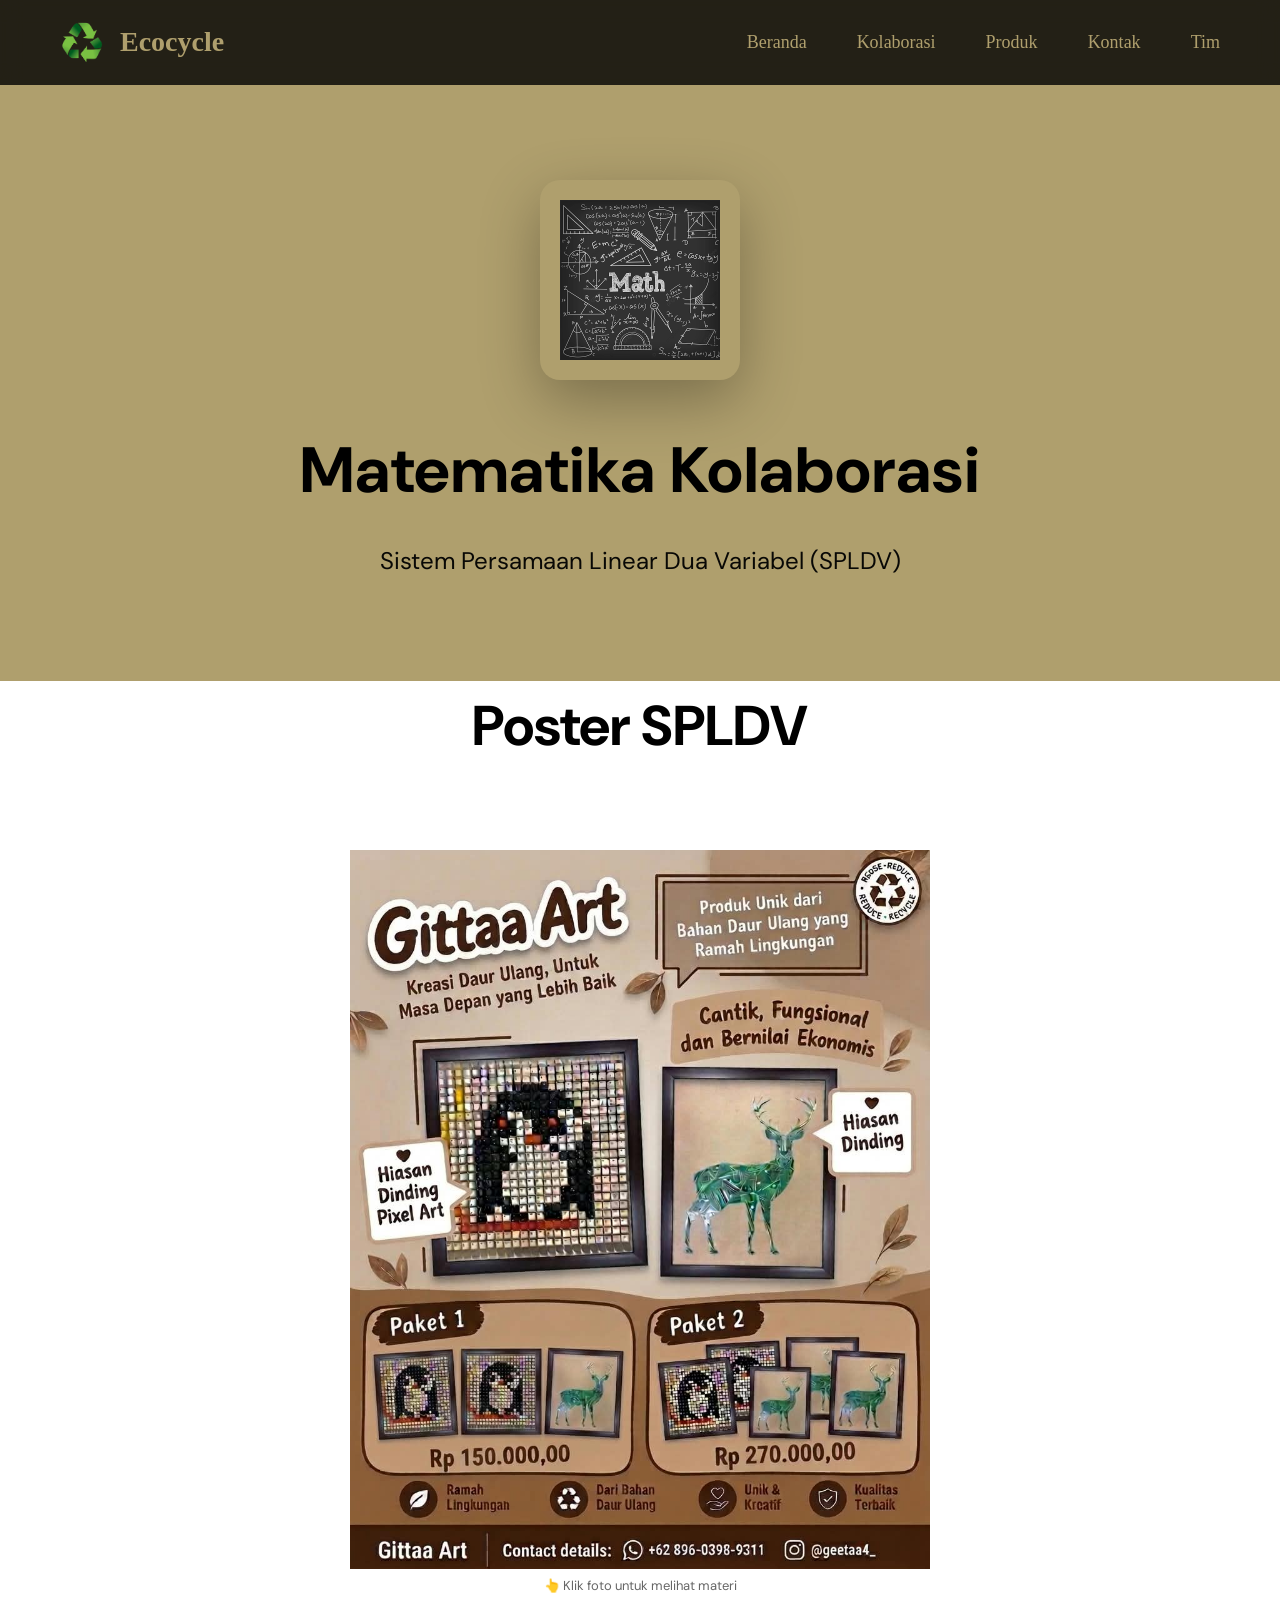
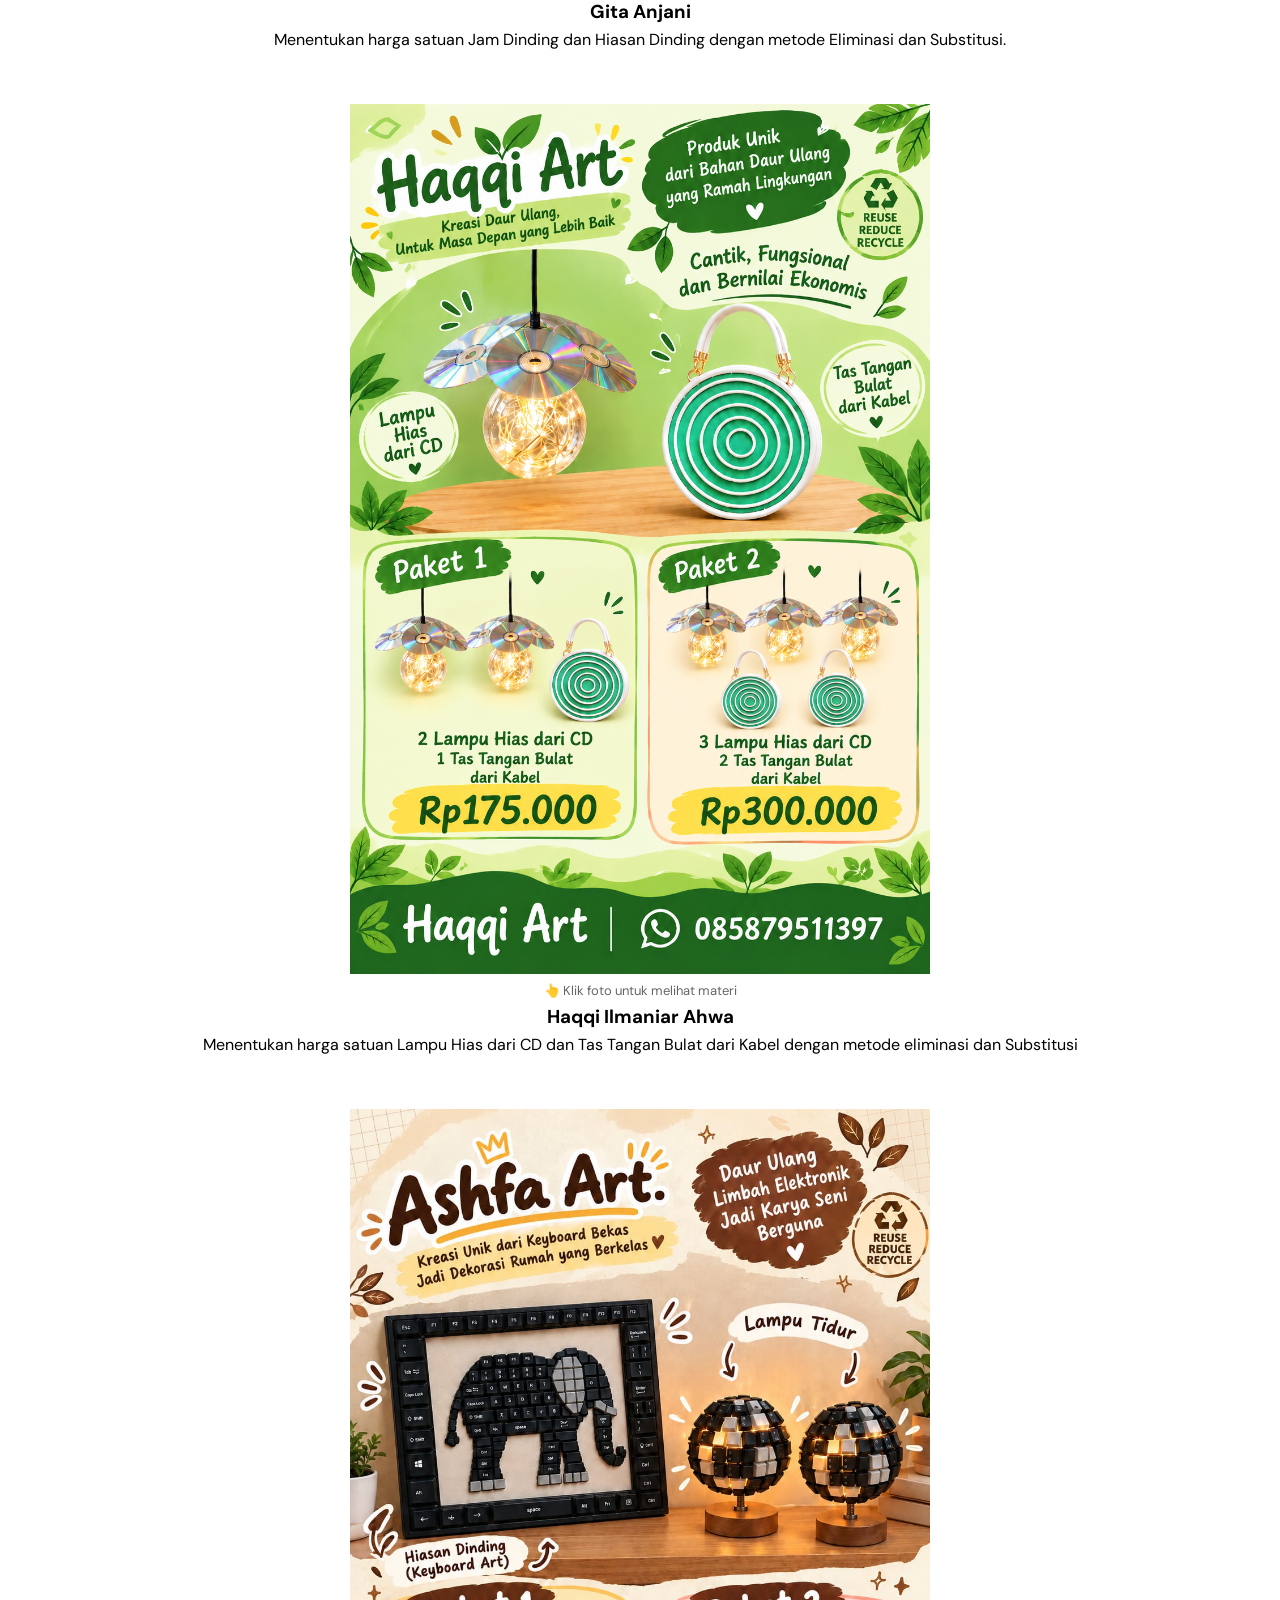
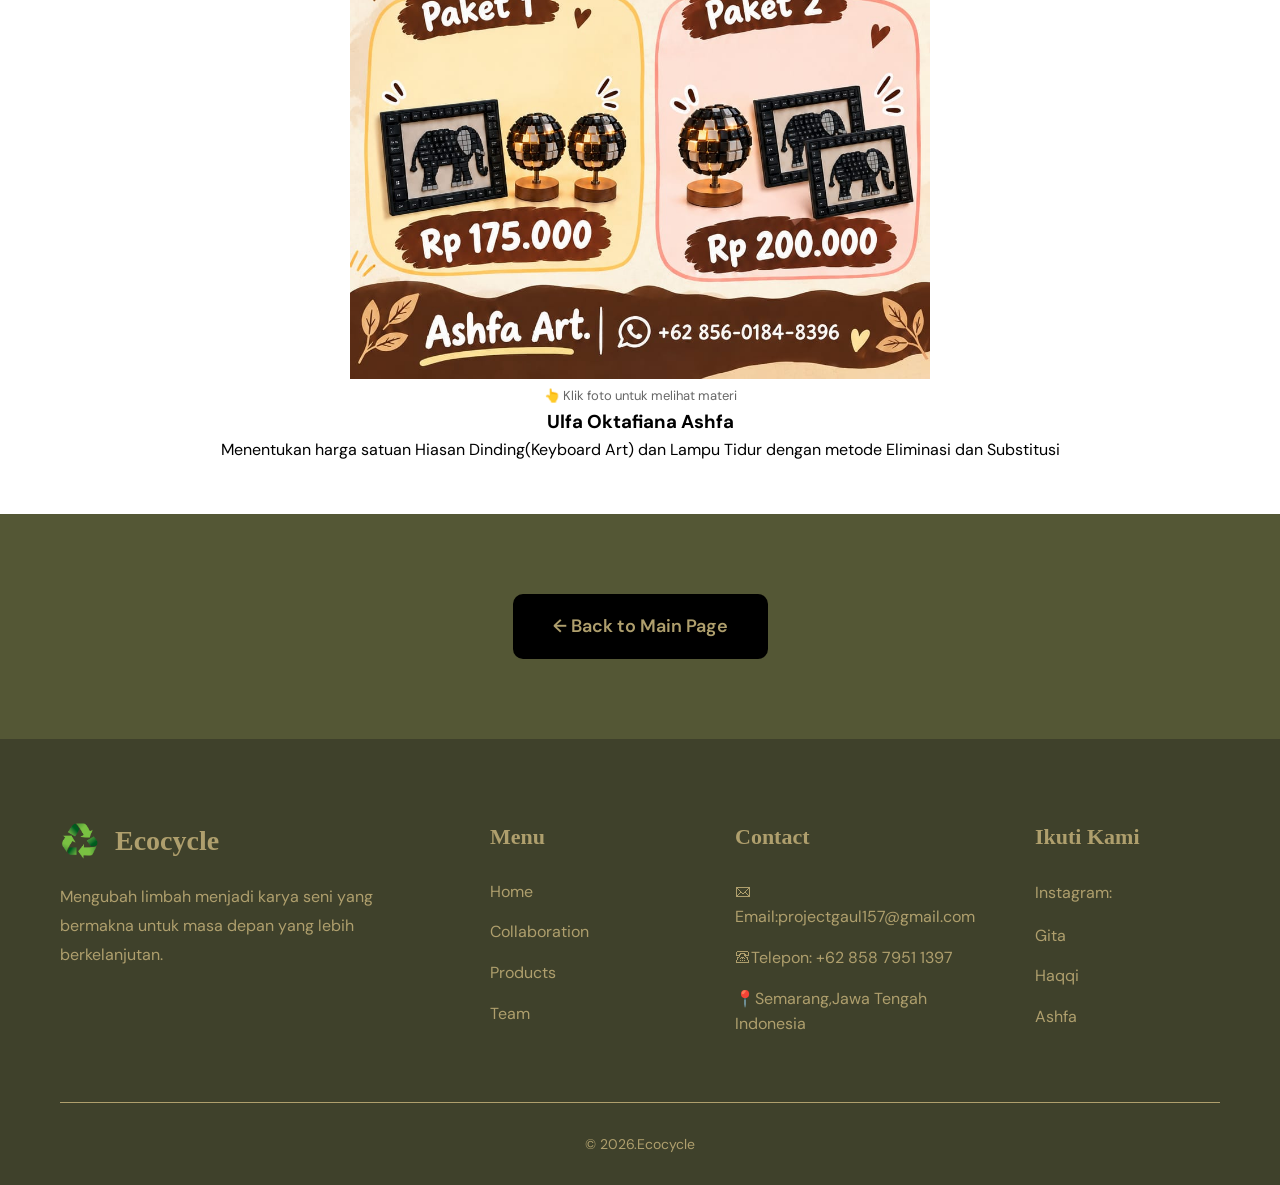
<file: matematika.html>
<!DOCTYPE html>
<html lang="id">
<head>
  <meta charset="UTF-8">
  <meta name="viewport" content="width=device-width, initial-scale=1.0">
  <title>Matematika Kolaborasi</title>
  <link rel="stylesheet" href="style.css">
  <link rel="stylesheet" href="kolabirasi.css">
</head>
<body>

  <nav class="navbar">
    <div class="nav-container">
      <div class="logo">
        <img src="logo.png" alt="Ecocycle Logo">
        <span>Ecocycle</span>
      </div>
      <ul class="nav-menu">
        <li><a href="index.html#beranda">Beranda</a></li>
        <li><a href="index.html#kolaborasi">Kolaborasi</a></li>
        <li><a href="index.html#produk">Produk</a></li>
        <li><a href="index.html#kontak">Kontak</a></li>
        <li><a href="index.html#tim">Tim</a></li>
      </ul>
    </div>
  </nav>

  <section class="page-hero">
    <div class="container">
      <div class="hero-content-page">
        <div class="icon-large"><img src="matematika.jpg" alt="Matematika"></div>
        <h1>Matematika Kolaborasi</h1>
        <p class="subtitle">Sistem Persamaan Linear Dua Variabel (SPLDV)</p>
      </div>
    </div>
  </section>

  <section class="posters-section">
    <div class="container">
      <h2 class="section-title-page">Poster SPLDV</h2>

      <!-- POSTER 1 - Gita -->
      <div class="poster-single" style="text-align: center;">
        <div class="poster-main" style="text-align: center;">
          <a href="#materi-matematika-Gita"><img src="Gita Art.jpeg" alt="Poster SPLDV Gita" width="50%"></a>
          <p style="text-align:center;font-size:13px;color:#666;">👆 Klik foto untuk melihat materi</p>
        </div>
        <div class="poster-description">
          <h3>Gita Anjani</h3>
          <p>Menentukan harga satuan Jam Dinding dan Hiasan Dinding dengan metode Eliminasi dan Substitusi.</p>
        </div>
      </div>
        <br><br>
      <!-- POSTER 2 - Haqqi -->
      <div class="poster-single" style="text-align: center;">
        <div class="poster-main">
          <a href="#materi-matematika-Haqqi"><img src="Haqqi Art.png" alt="Poster SPLDV Haqqi" width="50%"></a>
          <p style="text-align:center;font-size:13px;color:#666;">👆 Klik foto untuk melihat materi</p>
        </div>
        <div class="poster-description">
          <h3>Haqqi Ilmaniar Ahwa</h3>
          <p>Menentukan harga satuan Lampu Hias dari CD dan Tas Tangan Bulat dari Kabel dengan metode eliminasi dan Substitusi</p>
        </div>
      </div>
        <br><br>
      <!-- POSTER 3 - Ashfa -->
      <div class="poster-single" style="text-align: center;">
        <div class="poster-main">
          <a href="#materi-matematika-Ashfa"><img src="Ashfa Art.jpeg" alt="Poster SPLDV Ashfa" width="50%"></a>
          <p style="text-align:center;font-size:13px;color:#666;">👆 Klik foto untuk melihat materi</p>
        </div>
        <div class="poster-description">
          <h3>Ulfa Oktafiana Ashfa</h3>
          <p>Menentukan harga satuan Hiasan Dinding(Keyboard Art) dan Lampu Tidur dengan metode Eliminasi dan Substitusi</p>
        </div>
      </div>
    </div><br><br>
  </section>

    <!-- ============ MODAL 1 Gita ============ -->
  <div id="materi-matematika-Gita" class="modal-materi">
    <div class="materi-box">
      <a href="#Gita Art" class="materi-close">&times;</a>
      <h2>SPLDV - Gita</h2>
      <p><b>Permisalan:</b><br>x = Harga Jam Dinding<br>y = Harga Hiasan Dinding</p>
      <p><b>Bentuk SPLDV:</b><br>2x + y = 150.000 ... (1)<br>2x + 3y = 150.000 ... (2)</p>
      <p><b>Penyelesaian - Eliminasi y:</b><br>2x + y = 150.000 | x3 | 6x + 3y = 450.000<br>2x + 3y = 270.000 | x1 |2x + 3y = 270.000<br>________________________________ -<br>4x = 180.000<br>x = 180.000 ; 4<br>x = 45.000</p>
      <p><b>Substitusi x = 45.000 ke persamaan (1):</b><br>2x + y = 150.000<br>2 (45.000) + y = 150.000<br>90.000 + y = 150.000<br>y = 150.000 - 90.000<br>y = 60.000</p>
      <p><b>Kesimpulan:</b> Harga 1 Jam Dinding = Rp75.000, Harga 1 Hiasan Dinding = Rp45.000</p>
    </div>
  </div>

  <!-- ============ MODAL 2 Haqqi ============ -->
  <div id="materi-matematika-Haqqi" class="modal-materi">
    <div class="materi-box">
      <a href="#Haqqi Art" class="materi-close">&times;</a>
      <h2>SPLDV - Haqqi</h2>
      <p><b>Permisalan:</b><br>x = Lampu Hias dari CD<br>y = Tas Tangan Bulat dari Kabel</p>
      <p><b>Bentuk SPLDV:</b><br>2x + y =175.000 ... (1)<br>3x + 2y = 300.000 ... (2)</p>
      <p><b>Penyelesaian - Eliminasi y:</b><br>2x + y = 175.000 | x2 | 4x + 2y = 350.000<br>3x + 2y = 300.000 | x1 | 3x + 2y = 300.000<br>________________________________ -<br>x = 50.000<br>
      <p><b>Substitusi x = 50.000 ke persamaan (1):</b><br>2(50.000) + y = 175.000<br>100.000 + y = 175.000<br>y = 175.000 - 100.000</p>y = 75.000 <br>
      <p><b>Kesimpulan:</b> Harga 1 Lampu Hias dari CD = Rp50.000, Harga 1 Tas Tangan Bulat dari Kabel = Rp75.000</p>
    </div>
  </div>

  <!-- ============ MODAL 3 ASHFA ============ -->
  <div id="materi-matematika-Ashfa" class="modal-materi">
    <div class="materi-box">
      <a href="#Ashfa Art" class="materi-close">&times;</a>
      <h2>SPLDV - Ashfa</h2>
      <p><b>Permisalan:</b><br>x = Hiasan Dinding (keyboard Art)<br>y = Lampu Tidur</p>
      <p><b>Bentuk SPLDV:</b><br>x + 2y = 175.000 ... (1)<br>2x + y = 200.000 ... (2)</p>
      <p><b>Penyelesaian - Eliminasi y:</b><br>x + 2y = 175.000 | x2 |2x + 4y = 350.000<br>2x + y = 200.000 | x1 |  2x + y = 200.000<br>________________________________ -<br>3y = 150.000<br>y = 150.000 : 3</p> y = 50.000 <br>
      <p><b>Substitusi xy = 50.000 ke persamaan (1):</b><br>x + 2(50.000) = 175.000<br>x + 100.000 = 175.000<br>x = 175.000 - 100.000</p>x = 75.000<br>
      <p><b>Kesimpulan:</b> Harga 1 Hiasan Dinding (Keyboard Art) = Rp 75.000, Harga 1 Lampu Tidur = Rp 50.000</p>
    </div>
  </div>

  <section class="back-section">
    <div class="container">
      <a href="index.html#kolaborasi" class="btn-back">← Back to Main Page</a>
    </div>
  </section>

    <!-- Footer -->
  <footer class="footer">
    <div class="container">
      <div class="footer-content">
        <div class="footer-section">
          <div class="footer-logo">
            <img src="logo.png" alt="Ecocycle Logo">
            <span>Ecocycle</span>
          </div>
          <p>Mengubah limbah menjadi karya seni yang bermakna untuk masa depan yang lebih berkelanjutan.</p>
        </div>
        <div class="footer-section">
          <h4>Menu</h4>
          <ul>
            <li><a href="index.html#beranda" target="_self">Home</a></li>
            <li><a href="index.html#kolaborasi" target="_self">Collaboration</a></li>
            <li><a href="index.html#produk" target="_self">Products</a></li>
            <li><a href="index.html#tim" target="_self">Team</a></li>
          </ul>
        </div>
        <div class="footer-section">
          <h4>Contact</h4>
          <ul>
            <li>🖂Email:projectgaul157@gmail.com</li>
            <li>🕾Telepon: +62 858 7951 1397</li>
            <li>📍Semarang,Jawa Tengah Indonesia</li>
          </ul>
        </div>
        <div class="footer-section">
          <h4>Ikuti Kami</h4>
          <div class="social-links">
            <p>Instagram:</p>
            <a href="https://www.instagram.com/geetaa4_?vrfl=ZXA2dXBjNnVsb2pp" target="_blank">Gita</a>
            <a href="https://www.instagram.com/haqqi_4?dlrf=MXNpMWIza3p4M3FkeA==" target="_blank">Haqqi</a>
            <a href="https://www.instagram.com/sfa_526?cplk=MWl5bnJ2eGc2ZzUyeg==" target="_blank">Ashfa</a>
          </div>
        </div>
      </div>
      <div class="footer-bottom">
        <p>&copy; 2026.Ecocycle</p>
      </div>
    </div>
  </footer>

</body>
</html>
</file>
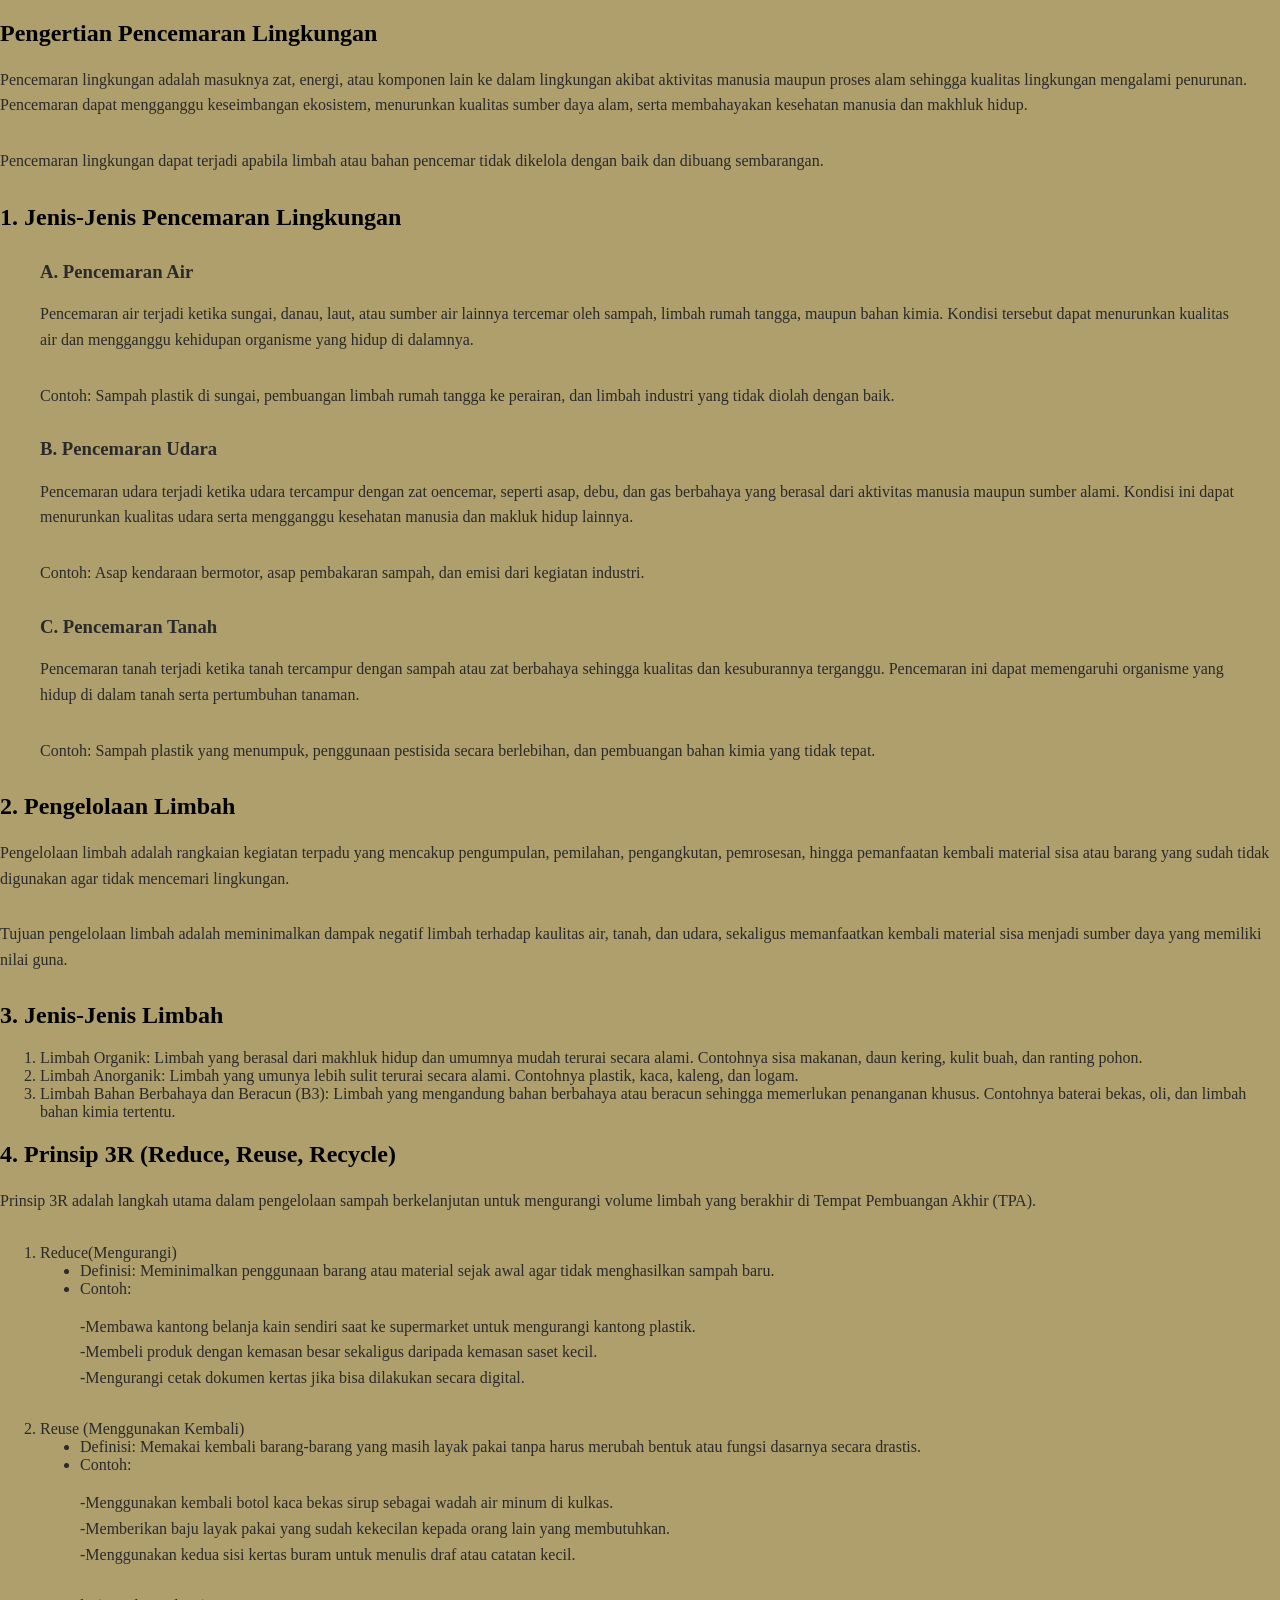
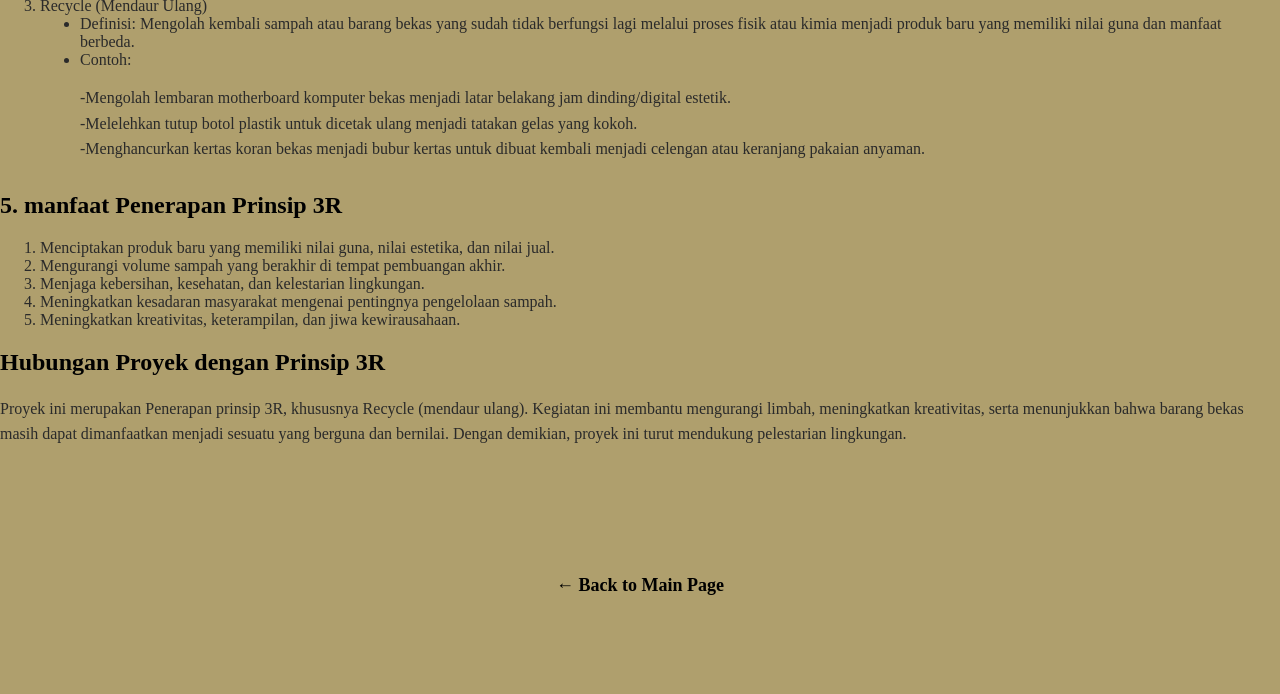
<file: Selengkapnya.html>
<!DOCTYPE html>
<html lang="en">
<head>
    <meta charset="UTF-8">
    <meta name="viewport" content="width=device-width, initial-scale=1.0">
    <title>IPAS</title>
    <link rel="stylesheet" href="more.css">
</head>
<body>

    <h2>Pengertian Pencemaran Lingkungan</h2>
    <p>Pencemaran lingkungan adalah masuknya zat, energi, atau komponen lain ke dalam lingkungan akibat aktivitas manusia maupun proses alam sehingga kualitas lingkungan mengalami penurunan. Pencemaran dapat mengganggu keseimbangan ekosistem, menurunkan kualitas sumber daya alam, serta membahayakan kesehatan manusia dan makhluk hidup.</p>

    <p>Pencemaran lingkungan dapat terjadi apabila limbah atau bahan pencemar tidak dikelola dengan baik dan dibuang sembarangan.</p>

    <h2> 1. Jenis-Jenis Pencemaran Lingkungan</h2>
    <blockquote><h3>A. Pencemaran Air</h3>
    <p>Pencemaran air terjadi ketika sungai, danau, laut, atau sumber air lainnya tercemar oleh sampah, limbah rumah tangga, maupun bahan kimia. Kondisi tersebut dapat menurunkan kualitas air dan mengganggu kehidupan organisme yang hidup di dalamnya.</p>
    <p>Contoh: Sampah plastik di sungai, pembuangan limbah rumah tangga ke perairan, dan limbah industri yang tidak diolah dengan baik.</p></blockquote>

    <blockquote><h3>B. Pencemaran Udara</h3>
    <p>Pencemaran udara terjadi ketika udara tercampur dengan zat oencemar, seperti asap, debu, dan gas berbahaya yang berasal dari aktivitas manusia maupun sumber alami. Kondisi ini dapat menurunkan kualitas udara serta mengganggu kesehatan manusia dan makluk hidup lainnya.</p>
    <p>Contoh: Asap kendaraan bermotor, asap pembakaran sampah, dan emisi dari kegiatan industri.</p></blockquote>

    <blockquote><h3>C. Pencemaran Tanah</h3>
    <p>Pencemaran tanah terjadi ketika tanah tercampur dengan sampah atau zat berbahaya sehingga kualitas dan kesuburannya terganggu. Pencemaran ini dapat memengaruhi organisme yang hidup di dalam tanah serta pertumbuhan tanaman.</p>
    <p>Contoh: Sampah plastik yang menumpuk, penggunaan pestisida secara berlebihan, dan pembuangan bahan kimia yang tidak tepat.</p></blockquote>

    <h2>2. Pengelolaan Limbah</h2>
    <p>Pengelolaan limbah adalah rangkaian kegiatan terpadu yang mencakup pengumpulan, pemilahan, pengangkutan, pemrosesan, hingga pemanfaatan kembali material sisa atau barang yang sudah tidak digunakan agar tidak mencemari lingkungan.</p>
    <p>Tujuan pengelolaan limbah adalah meminimalkan dampak negatif limbah terhadap kaulitas air, tanah, dan udara, sekaligus memanfaatkan kembali material sisa menjadi sumber daya yang memiliki nilai guna.</p>

    <h2>3. Jenis-Jenis Limbah</h2>
    <ol>
        <li>Limbah Organik: Limbah yang berasal dari makhluk hidup dan umumnya mudah terurai secara alami. Contohnya sisa makanan, daun kering, kulit buah, dan ranting pohon.</li>
        <li>Limbah Anorganik: Limbah yang umunya lebih sulit terurai secara alami. Contohnya plastik, kaca, kaleng, dan logam.</li>
        <li>Limbah Bahan Berbahaya dan Beracun (B3): Limbah yang mengandung bahan berbahaya atau beracun sehingga memerlukan penanganan khusus. Contohnya baterai bekas, oli, dan limbah bahan kimia tertentu.</li>
    </ol>

    <h2>4. Prinsip 3R (Reduce, Reuse, Recycle)</h2>
    <p>
        Prinsip 3R adalah langkah utama dalam pengelolaan sampah berkelanjutan untuk mengurangi volume limbah yang berakhir di Tempat Pembuangan Akhir (TPA). 
    </p>

        <ol type="1">
            <li>
                Reduce(Mengurangi)
                <ul type="disc">
                    <li>
                        Definisi: Meminimalkan penggunaan barang atau material sejak awal agar tidak menghasilkan sampah baru.
                    </li>
                    <li>Contoh:</li>
                            <p>
                                -Membawa kantong belanja kain sendiri saat ke supermarket untuk mengurangi kantong plastik. <br>
                                -Membeli produk dengan kemasan besar sekaligus daripada kemasan saset kecil. <br>
                                -Mengurangi cetak dokumen kertas jika bisa dilakukan secara digital.
                            </p>
                    
                </ul>
            </li>
            <li>
                Reuse (Menggunakan Kembali)
                <ul type="disc">
                    <li>
                        Definisi: Memakai kembali barang-barang yang masih layak pakai tanpa harus merubah bentuk atau fungsi dasarnya secara drastis.
                    </li>
                    <li>Contoh:</li>
                    <p>
                        -Menggunakan kembali botol kaca bekas sirup sebagai wadah air minum di kulkas. <br>
                        -Memberikan baju layak pakai yang sudah kekecilan kepada orang lain yang membutuhkan. <br>
                        -Menggunakan kedua sisi kertas buram untuk menulis draf atau catatan kecil.
                    </p>
                </ul>
            </li>
            <li>
                Recycle (Mendaur Ulang)
                <ul type="disc">
                    <li>
                        Definisi: Mengolah kembali sampah atau barang bekas yang sudah tidak berfungsi lagi melalui proses fisik atau kimia menjadi produk baru yang memiliki nilai guna dan manfaat berbeda.
                    </li>
                    <li>Contoh:</li>
                    <p>
                        -Mengolah lembaran motherboard komputer bekas menjadi latar belakang jam dinding/digital estetik. <br>
                        -Melelehkan tutup botol plastik untuk dicetak ulang menjadi tatakan gelas yang kokoh. <br>
                        -Menghancurkan kertas koran bekas menjadi bubur kertas untuk dibuat kembali menjadi celengan atau keranjang pakaian anyaman.
                    </p>
                </ul>
            </li>
        </ol>

    <h2>5. manfaat Penerapan Prinsip 3R</h2>
    <ol>
        <li>Menciptakan produk baru yang memiliki nilai guna, nilai estetika, dan nilai jual.</li>
        <li>Mengurangi volume sampah yang berakhir di tempat pembuangan akhir.</li>
        <li>Menjaga kebersihan, kesehatan, dan kelestarian lingkungan.</li>
        <li>Meningkatkan kesadaran masyarakat mengenai pentingnya pengelolaan sampah.</li>
        <li>Meningkatkan kreativitas, keterampilan, dan jiwa kewirausahaan.</li>
    </ol>

    <h2>Hubungan Proyek dengan Prinsip 3R</h2>
    <p>Proyek ini merupakan Penerapan prinsip 3R, khususnya Recycle (mendaur ulang). Kegiatan ini membantu mengurangi limbah, meningkatkan kreativitas, serta menunjukkan bahwa barang bekas masih dapat dimanfaatkan menjadi sesuatu yang berguna dan bernilai. Dengan demikian, proyek ini turut mendukung pelestarian lingkungan.</p>
    <section class="back-section">
        <div class="container">
            <a href="index.html#Beranda" class="btn-back">← Back to Main Page</a>
        </div>
    </section>
</body>
</html>
</file>
<file: style.css>
/* Font Imports */
@import url('https://fonts.googleapis.com/css2?family=DM+Sans:wght@400;500;700&display=swap');

/* CSS Reset */
* {
    margin: 0;
    padding: 0;
    box-sizing: border-box;
}

/* Root Variables */
:root {
    --primary-color: #000000;
    --secondary-color: #af9f6d;
    --accent-color: #000000;
    --text-color: #000000;
    --light-gray: #545735;
    --medium-gray: #af9f6d;
    --dark-gray: #3f412b;
    --white: #af9f6d;
}

/* Base Styles */
body {
    font-family: 'DM Sans', 'Gotham', 'TeX Gyre Termes', 'TT Interphases Mono', sans-serif;
    line-height: 1.6;
    color: var(--text-color);
    overflow-x: hidden;
}

.container {
    max-width: 1400px;
    margin: 0 auto;
    padding: 0 60px;
}

/* Navigation */
.navbar {
    position: fixed;
    top: 0;
    width: 100%;
    background: rgba(0, 0, 0, 0.8);
    backdrop-filter: blur(10px);
    z-index: 1000;
    padding: 20px 0;
}

.nav-container {
    max-width: 1400px;
    margin: 0 auto;
    padding: 0 60px;
    display: flex;
    justify-content: space-between;
    align-items: center;
}

.logo {
    display: flex;
    align-items: center;
    gap: 15px;
    color: var(--white);
    font-size: 28px;
    font-weight: 700;
    font-family: 'TeX Gyre Termes';
}

.logo img {
    width: 45px;
    height: 45px;
}

.nav-menu {
    display: flex;
    list-style: none;
    gap: 50px;
}

.nav-menu a {
    color: var(--white);
    text-decoration: none;
    font-size: 18px;
    font-weight: 500;
    transition: color 0.3s ease;
    font-family: 'TeX Gyre Termes';
}

.nav-menu a:hover {
    color: var(--accent-color);
}

/* Hero Section */
.hero {
    position: relative;
    height: 100vh;
    background: linear-gradient(rgba(0, 0, 0, 0.5), rgba(0, 0, 0, 0.5)), url(baground.jpeg);
    background-size: cover;
    background-position: center;
    background-attachment: fixed;
    display: flex;
    align-items: center;
    justify-content: center;
    text-align: center;
}

.hero-content {
    color: var(--white);
}

.hero h1 {
    font-family: 'TeX Gyre Termes';
    font-size: 76px;
    font-weight: 700;
    line-height: 1.1;
    margin-bottom: 30px;
    letter-spacing: 2px;
}

.hero-underline {
    width: 280px;
    height: 6px;
    background: var(--white);
    margin: 30px auto 40px;
}

.hero-subtitle {
    font-size: 24px;
    font-weight: 400;
    letter-spacing: 1px;
    font-family: 'DM Sans' ;
}

/* Why Section */
.why-section {
    padding: 60px 0;
    background: var(--light-gray);
}

.why-content {
    display: grid;
    grid-template-columns: 1fr 1fr;
    gap: 100px;
    align-items: center;
}

.why-text h2 {
    font-family: 'TeX Gyre Termes';
    font-size: 72px;
    font-weight: 700;
    line-height: 1.2;
    margin-bottom: 40px;
    color: var(--primary-color);
}

.back-section {
    padding: 80px 0;
    background: var(--light-gray);
    text-align: center;
}

.btn-back {
    display: inline-block;
    padding: 18px 40px;
    background: var(--primary-color);
    color: var(--white);
    text-decoration: none;
    border-radius: 10px;
    font-size: 18px;
    font-weight: 600;
    transition: background 0.3s ease, transform 0.3s ease;
}

.btn-back:hover {
    background: var(--dark-gray);
    transform: translateX(-5px);
}

.why-text p {
    font-size: 20px;
    line-height: 1.8;
    color: var(--secondary-color);
}

.why-image {
    border-radius: 20px;
    overflow: hidden;
    box-shadow: 0 20px 60px rgba(0, 0, 0, 0.15);
}

.why-image img {
    width: 100%;
    height: auto;
    display: block;
}

/* Collaboration Section */
.collaboration-section {
    padding: 60px 0;
    background: var(--dark-gray);
}

.section-title {
    font-size: 56px;
    font-weight: 700;
    text-align: center;
    margin-bottom: 80px;
    color: var(--white);
    font-family: 'TeX Gyre Termes';
}

.collaboration-grid {
    display: grid;
    grid-template-columns: repeat(2, 1fr);
    gap: 60px;
}

.collab-card {
    background: var(--white);
    padding: 50px 40px;
    border-radius: 20px;
    text-align: center;
    transition: transform 0.3s ease, box-shadow 0.3s ease;
}

.collab-card:hover {
    transform: translateY(-10px);
    box-shadow: 0 30px 80px rgba(0, 0, 0, 0.3);
}

.collab-icon {
    width: 200px;
    height: 200px;
    margin: 0 auto 40px;
    border-radius: 20px;
    overflow: hidden;
    box-shadow: 0 10px 30px rgba(0, 0, 0, 0.1);
}

.collab-icon img {
    width: 100%;
    height: 100%;
    object-fit: cover;
}

.collab-card h3 {
    font-size: 36px;
    font-weight: 700;
    margin-bottom: 30px;
    line-height: 1.3;
}

.number {
    font-size: 48px;
    color: var(--secondary-color);
    display: block;
    margin-bottom: 10px;
}

.collab-underline {
    width: 200px;
    height: 3px;
    background: var(--primary-color);
    margin: 30px auto;
}

.learn-more {
    color: var(--primary-color);
    text-decoration: none;
    font-size: 18px;
    font-weight: 1000;
    transition: color 0.3s ease;
    font-family: 'TT Interphases Mono';
}

.learn-more:hover {
    color: var(--accent-color);
}

/* Products Section */
.products-section {
    padding: 60px 0;
    background: var(--light-gray);
}

.products-section .section-title {
    color: var(--primary-color);
    font-family: 'TeX Gyre Termes';
}

.products-grid {
    display: grid;
    grid-template-columns: repeat(3, 1fr);
    gap: 60px;
}

.product-card {
    text-decoration: none;color: #000000;
    background: var(--white);
    border-radius: 20px;
    overflow: hidden;
    transition: transform 0.3s ease, box-shadow 0.3s ease;
}

.product-card:hover {
    transform: translateY(-10px);
    box-shadow: 0 30px 80px rgba(0, 0, 0, 0.15);
}

.product-image {
    width: 100%;
    height: 300px;
    overflow: hidden;
}

.product-image img {
    width: 100%;
    height: 100%;
    object-fit: cover;
    transition: transform 0.3s ease;
}

.product-card:hover .product-image img {
    transform: scale(1.1);
}

.product-card h3 {
    font-size: 32px;
    font-weight: 700;
    padding: 30px 30px 20px;
}

.product-card p {
    font-size: 18px;
    color: var(--secondary-color);
    padding: 0 30px;
    line-height: 1.6;
}

.product-underline {
    width: calc(100% - 60px);
    height: 2px;
    background: var(--primary-color);
    margin: 25px 30px;
}

.product-card .learn-more {
    display: block;
    padding: 0 30px 30px;
}

/* Team Section */
.team-section {
    padding: 60px 0;
    background: var(--light-gray);
}

.team-section .section-title {
    color: var(--primary-color);
}

.team-grid {
    display: grid;
    grid-template-columns: repeat(3, 1fr);
    gap: 60px;
}

.team-card {
    text-align: center;
}

.team-image {
    width: 300px;
    height: 300px;
    margin: 0 auto 30px;
    border-radius: 20px;
    overflow: hidden;
    box-shadow: 0 15px 40px rgba(0, 0, 0, 0.1);
}

.team-image img {
    width: 100%;
    height: 100%;
    object-fit: cover;
}

.team-card h3 {
    font-size: 32px;
    font-weight: 700;
    margin-bottom: 20px;
}

.team-card p {
    font-size: 16px;
    line-height: 1.8;
    color: var(--secondary-color);
    padding: 0 20px;
}

/* Contact Section */
.contact-section {
    padding: 60px 0;
    background: var(--dark-gray);
}

.contact-section .section-title {
    color: var(--white);
}

.contact-content {
    display: grid;
    grid-template-columns: 1fr 1.5fr;
    gap: 80px;
    margin-top: 60px;
}

.contact-info h3 {
    font-size: 32px;
    font-weight: 700;
    margin-bottom: 40px;
    color: var(--white)
}

.info-item {
    margin-bottom: 30px;
}

.info-item h4 {
    font-size: 20px;
    font-weight: 700;
    margin-bottom: 10px;
    color: var(--white);
}

.info-item p {
    font-size: 18px;
    color: var(--white);
    line-height: 1.6;
}

.contact-form {
    background: var(--white);
    padding: 50px;
    border-radius: 20px;
    box-shadow: 0 15px 40px rgba(0, 0, 0, 0.1);
}

.form-group {
    margin-bottom: 25px;
}

.form-group input,
.form-group textarea {
    width: 100%;
    padding: 18px 20px;
    border: 2px solid var(--medium-gray);
    border-radius: 10px;
    font-size: 16px;
    font-family: 'DM Sans', sans-serif;
    transition: border-color 0.3s ease;
}

.form-group input:focus,
.form-group textarea:focus {
    outline: none;
    border-color: var(--accent-color);
}

.btn-submit {
    background: var(--primary-color);
    color: var(--white);
    padding: 18px 50px;
    border: none;
    border-radius: 10px;
    font-size: 18px;
    font-weight: 600;
    cursor: pointer;
    transition: background 0.3s ease;
}

.btn-submit:hover {
    background: var(--dark-gray);
}

/* Footer */
.footer {
    background: var(--dark-gray);
    color: var(--white);
    padding: 80px 0 30px;
}

.footer-content {
    display: grid;
    grid-template-columns: 2fr 1fr 1fr 1fr;
    gap: 60px;
    margin-bottom: 50px;
}

.footer-logo {
    display: flex;
    align-items: center;
    gap: 15px;
    font-size: 28px;
    font-weight: 700;
    margin-bottom: 20px;
    font-family: 'TeX Gyre Termes';
}

.footer-logo img {
    width: 40px;
    height: 40px;
}

.footer-section p {
    font-size: 16px;
    line-height: 1.8;
    color: var(--medium-gray);
}

.footer-section h4 {
    font-size: 22px;
    font-weight: 700;
    margin-bottom: 25px;
    font-family: 'TeX Gyre Termes';
}

.footer-section ul {
    list-style: none;
}

.footer-section ul li {
    margin-bottom: 15px;
}

.footer-section ul li a {
    color: var(--medium-gray);
    text-decoration: none;
    font-size: 16px;
    transition: color 0.3s ease;
}

.footer-section ul li a:hover {
    color: var(--accent-color);
}

.social-links {
    display: flex;
    flex-direction: column;
    gap: 15px;
}

.social-links a {
    color: var(--medium-gray);
    text-decoration: none;
    font-size: 16px;
    transition: color 0.3s ease;
}

.social-links a:hover {
    color: var(--accent-color);
}

.footer-bottom {
    text-align: center;
    padding-top: 30px;
    border-top: 1px solid var(--secondary-color);
}

.footer-bottom p {
    color: var(--medium-gray);
    font-size: 14px;
}
.modal-materi {
  position: fixed;
  inset: 0;
  z-index: 2000;
  display: none;
  align-items: center;
  justify-content: center;
  padding: 20px;
  overflow-y: auto;
  background: rgba(8,28,17,.72);
}

.modal-materi:target {
  display: flex;
}

.materi-box {
  position: relative;
  width: min(760px, 100%);
  max-height: 88vh;
  overflow-y: auto;
  padding: 38px;
  border-radius: 20px;
  background: var(--white);
  box-shadow: 0 20px 60px rgba(0,0,0,.25);
}

.materi-box h2 {
  margin: 0 35px 20px 0;
  color: var(--green-dark);
  line-height: 1.3;
}

.materi-box h4 {
  margin: 22px 0 7px;
  color: var(--green);
}

.materi-box p,
.materi-box li {
  color: var(--muted);
  font-size: .92rem;
}

.materi-box ul,
.materi-box ol {
  padding-left: 23px;
  margin: 8px 0 15px;
}

.materi-box li {
  padding: 3px 0;
}

.materi-close {
  position: sticky;
  float: right;
  top: 0;
  margin: -20px -15px 0 10px;
  color: #66756a;
  font-size: 2rem;
  line-height: 1;
}

.materi-close:hover {
  color: #d33;
}

/* Responsive Design */
@media (max-width: 1200px) {
    .container {
        padding: 0 40px;
    }
    
    .hero h1 {
        font-size: 72px;
    }
    
    .products-grid,
    .team-grid {
        grid-template-columns: repeat(2, 1fr);
    }
}

@media (max-width: 768px) {
    .nav-menu {
        gap: 25px;
        font-size: 16px;
    }
    
    .hero h1 {
        font-size: 48px;
    }
    
    .hero-subtitle {
        font-size: 24px;
    }
    
    .why-content,
    .contact-content {
        grid-template-columns: 1fr;
        gap: 50px;
    }
    
    .collaboration-grid,
    .products-grid,
    .team-grid,
    .footer-content {
        grid-template-columns: 1fr;
    }
    
    .section-title {
        font-size: 40px;
    }
}

@media (max-width: 480px) {
    .container,
    .nav-container {
        padding: 0 20px;
    }
    
    .hero h1 {
        font-size: 36px;
    }
    
    .hero-subtitle {
        font-size: 18px;
    }
}
</file>
<file: kolabirasi.css>
/* Collaboration Page Specific Styles */

/* Page Hero */
.page-hero {
    padding: 180px 0 100px;
    background: linear-gradient(135deg,  #af9f6d 0%,  #af9f6d 100%);
    text-align: center;
}

.hero-content-page {
    color: var(--White);
}

.icon-large {
    width: 200px;
    height: 200px;
    margin: 0 auto 40px;
    border-radius: 20px;
    overflow: hidden;
    box-shadow: 0 20px 60px rgba(0, 0, 0, 0.3);
    background: var(--black);
    padding: 20px;
}

.icon-large img {
    width: 100%;
    height: 100%;
    object-fit: contain;
}

.page-hero h1 {
    font-size: 64px;
    font-weight: 700;
    margin-bottom: 20px;
    letter-spacing: 1px;
}

.page-hero .subtitle {
    font-size: 24px;
    font-weight: 400;
    opacity: 0.95;
}

/* Introduction Section */
.intro-section {
    padding: 100px 0;
    background: var(--dark-gray);
}

.intro-content {
    max-width: 900px;
    margin: 0 auto;
    text-align: center;
}

.intro-content h2 {
    font-size: 48px;
    font-weight: 700;
    margin-bottom: 30px;
    color: var(--primary-color);
}

.intro-content p {
    font-size: 20px;
    line-height: 1.8;
    color: var(--secondary-color);
}

/* Observations Section */
.observations-section {
    padding: 100px 0;
    background: var(--light-gray);
}

.section-title-page {
    font-size: 56px;
    font-weight: 700;
    text-align: center;
    margin-bottom: 80px;
    color: var(--primary-color);
}

.observation-card {
    background: var(--white);
    border-radius: 20px;
    padding: 50px;
    margin-bottom: 50px;
    box-shadow: 0 15px 50px rgba(0, 0, 0, 0.08);
    transition: transform 0.3s ease, box-shadow 0.3s ease;
}

.observation-card:hover {
    transform: translateY(-5px);
    box-shadow: 0 20px 60px rgba(0, 0, 0, 0.12);
}

.observation-header {
    margin-bottom: 40px;
    padding-bottom: 30px;
    border-bottom: 3px solid var(--light-gray);
}

.author-info {
    display: flex;
    align-items: center;
    gap: 25px;
}

.author-info img {
    width: 80px;
    height: 80px;
    border-radius: 50%;
    object-fit: cover;
    box-shadow: 0 5px 20px rgba(0, 0, 0, 0.1);
}

.author-info h3 {
    font-size: 28px;
    font-weight: 700;
    color: var(--primary-color);
    margin-bottom: 5px;
}

.role {
    font-size: 16px;
    color: var(--secondary-color);
    font-weight: 500;
}

.observation-content h4 {
    font-size: 32px;
    font-weight: 700;
    color: var(--primary-color);
    margin-bottom: 30px;
    line-height: 1.3;
}

.observation-content p {
    font-size: 18px;
    line-height: 1.9;
    color: var(--text-color);
    margin-bottom: 25px;
    text-align: justify;
}

.observation-content p:last-child {
    margin-bottom: 0;
}


/* Back Button Section */
.back-section {
    padding: 80px 0;
    background: var(--light-gray);
    text-align: center;
}

.btn-back {
    display: inline-block;
    padding: 18px 40px;
    background: var(--primary-color);
    color: var(--white);
    text-decoration: none;
    border-radius: 10px;
    font-size: 18px;
    font-weight: 600;
    transition: background 0.3s ease, transform 0.3s ease;
}

.btn-back:hover {
    background: var(--dark-gray);
    transform: translateX(-5px);
}

/* Responsive Design */
@media (max-width: 1200px) {
    .observation-card {
        padding: 40px;
    }
}

@media (max-width: 768px) {
    .page-hero {
        padding: 150px 0 80px;
    }

    .page-hero h1 {
        font-size: 42px;
    }

    .page-hero .subtitle {
        font-size: 20px;
    }

    .icon-large {
        width: 150px;
        height: 150px;
    }

    .section-title-page {
        font-size: 40px;
    }

    .observation-card {
        padding: 30px;
    }

    .observation-content h4 {
        font-size: 26px;
    }

    .observation-content p {
        font-size: 16px;
        text-align: left;
    }

    .summary-grid {
        grid-template-columns: 1fr;
    }

    .intro-content h2 {
        font-size: 36px;
    }

    .summary-content h2 {
        font-size: 36px;
    }
}

@media (max-width: 480px) {
    .page-hero h1 {
        font-size: 32px;
    }

    .page-hero .subtitle {
        font-size: 18px;
    }

    .author-info {
        flex-direction: column;
        text-align: center;
    }

    .observation-card {
        padding: 25px;
    }

    .observation-content h4 {
        font-size: 22px;
    }
}
</file>
<file: more.css>
body{
            font-family: 'Times New Roman', Times, serif;
            margin: 0;
            padding: 0;
            background-color: #af9f6d;
        }

        h3 {
            color:#2a2a2a;
            margin-top: 30px;
        }

        p {
            color: #2a2a2a;
            line-height: 1.6;
            margin-bottom: 30px;
        }

        ol{
            font-family: 'Times New Roman', Times, serif;
            color: #2a2a2a;
        }

        .back-section {
        padding: 80px 0;
        background: var(--light-gray);
        text-align: center;
        }

        .btn-back {
        display: inline-block;
        padding: 18px 40px;
        background: var(--primary-color);
        color: var(--white);
        text-decoration: none;
        border-radius: 10px;
        font-size: 18px;
        font-weight: 600;
        transition: background 0.3s ease, transform 0.3s ease;
        }

        .btn-back:hover {
        background: var(--dark-gray);
        transform: translateX(-5px);
        }

        footer{
            background-color: #2a2a2a;
            padding: 30px;
            align-items: rig;
        }
</file>
